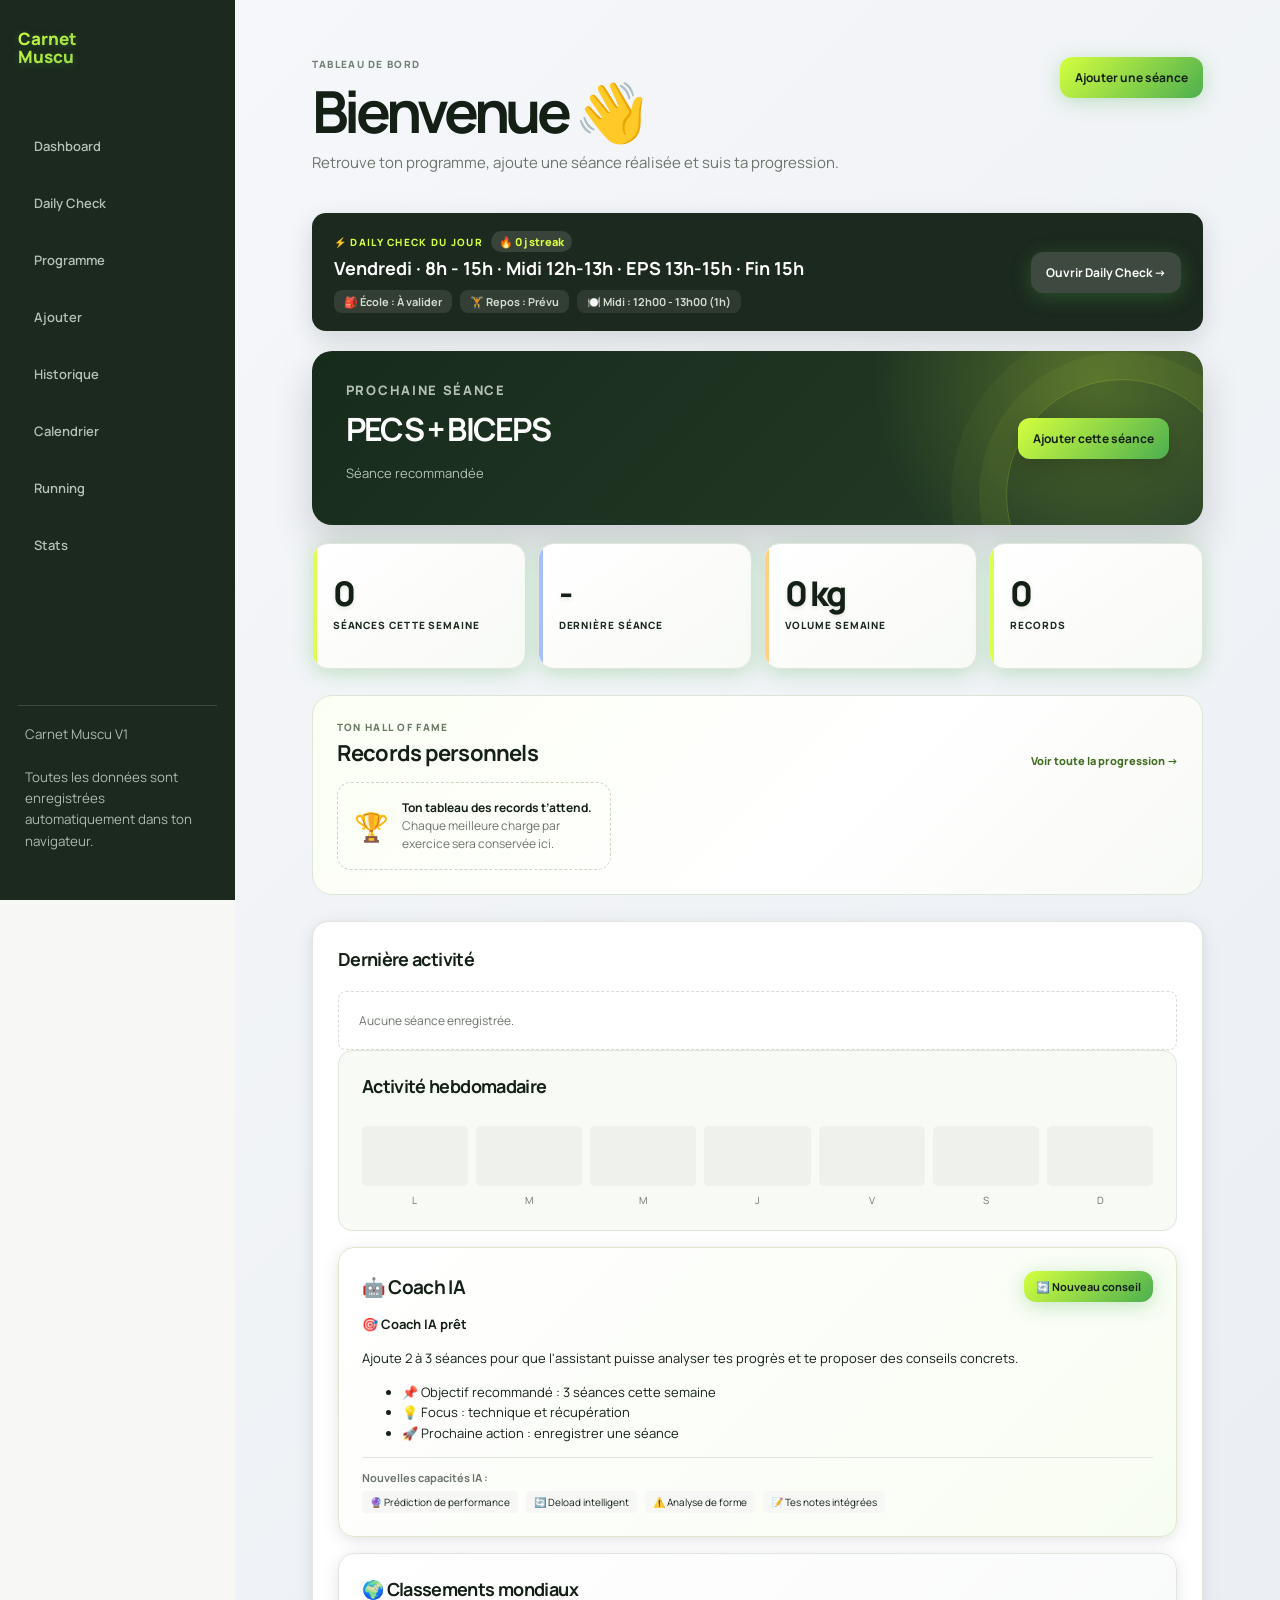
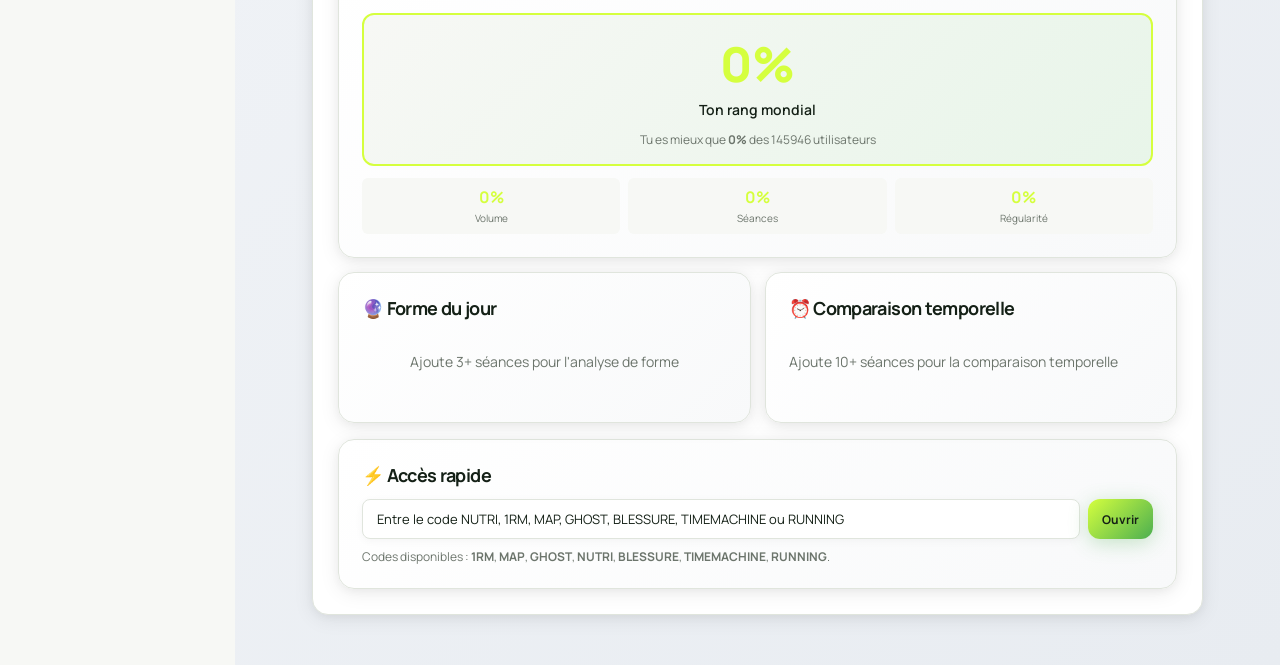
<file: index.html>
<!DOCTYPE html>
<html lang="fr">
<head>
    <meta charset="UTF-8">
    <meta name="viewport" content="width=device-width, initial-scale=1.0">
    <title>Carnet Muscu</title>

    <link rel="stylesheet" href="styles.css?v=136">
    
    <!-- Icône pour appli web -->
    <link rel="icon" href="favicon.svg" type="image/svg+xml">
    <link rel="apple-touch-icon" href="favicon.svg">
    <link rel="shortcut icon" href="favicon.svg" type="image/svg+xml">
    
    <!-- Manifest pour PWA -->
    <link rel="manifest" href="manifest.json">
    <meta name="theme-color" content="#1a1a1a">
    <meta name="apple-mobile-web-app-capable" content="yes">
    <meta name="apple-mobile-web-app-status-bar-style" content="black-translucent">
    <meta name="apple-mobile-web-app-title" content="Carnet Muscu">
<style>
.card{transition:all 0.4s cubic-bezier(0.4, 0, 0.2, 1);background:linear-gradient(135deg,#ffffff 0%,#f8f9fa 100%);box-shadow:0 4px 20px rgba(0,0,0,0.08),0 2px 8px rgba(0,0,0,0.04)}.card:hover{transform:translateY(-6px) scale(1.02);box-shadow:0 12px 40px rgba(0,0,0,0.15),0 4px 16px rgba(0,0,0,0.08);background:linear-gradient(135deg,#ffffff 0%,#f0f4f8 100%)}
.stat{transition:all 0.4s cubic-bezier(0.4, 0, 0.2, 1);background:linear-gradient(135deg,var(--lime) 0%,#4caf50 100%);border-radius:16px;padding:20px;box-shadow:0 4px 20px rgba(76,175,80,0.3);position:relative;overflow:hidden}.stat::before{content:'';position:absolute;top:-50%;left:-50%;width:200%;height:200%;background:radial-gradient(circle,rgba(255,255,255,0.25) 0%,transparent 70%);transition:transform 0.6s ease}.stat:hover::before{transform:scale(1.5)}.stat:hover{transform:scale(1.05) translateY(-4px);box-shadow:0 8px 30px rgba(76,175,80,0.4),0 0 20px rgba(76,175,80,0.2)}
.stat b{font-size:32px;font-weight:800;color:#1c291e;text-shadow:0 2px 4px rgba(0,0,0,0.1);position:relative;z-index:1}
.stat span{color:#1c291e;font-weight:600;position:relative;z-index:1}
.btn{transition:all 0.3s cubic-bezier(0.4, 0, 0.2, 1);background:linear-gradient(135deg,var(--lime) 0%,#4caf50 100%);border-radius:12px;box-shadow:0 4px 20px rgba(76,175,80,0.3);position:relative;overflow:hidden}.btn::after{content:'';position:absolute;top:50%;left:50%;width:0;height:0;background:rgba(255,255,255,0.3);border-radius:50%;transform:translate(-50%,-50%);transition:width 0.5s,height 0.5s}.btn:hover::after{width:400px;height:400px}.btn:hover{transform:translateY(-3px);box-shadow:0 8px 30px rgba(76,175,80,0.4),0 0 15px rgba(76,175,80,0.3)}.btn:active{transform:translateY(-1px) scale(0.98)}
.day-button{transition:all 0.3s cubic-bezier(0.4, 0, 0.2, 1);border-radius:12px;box-shadow:0 2px 8px rgba(0,0,0,0.06);position:relative;overflow:hidden}.day-button::before{content:'';position:absolute;top:50%;left:50%;width:0;height:0;background:rgba(255,255,255,0.4);border-radius:50%;transform:translate(-50%,-50%);transition:width 0.4s,height 0.4s}.day-button:hover::before{width:200px;height:200px}.day-button:hover{background:linear-gradient(135deg,var(--lime) 0%,#4caf50 100%);color:#1c291e;transform:scale(1.08);box-shadow:0 4px 15px rgba(76,175,80,0.3)}.day-button:active{transform:scale(0.97)}
.day-emoji.multi{max-width:none;width:auto;min-width:34px;padding:0 4px;border-radius:14px}
@keyframes bounce{0%,100%{transform:translateY(0)}50%{transform:translateY(-4px)}}
.calendar-card{background:linear-gradient(135deg,#ffffff 0%,#f8f9fa 100%);box-shadow:0 8px 30px rgba(0,0,0,0.1);border-radius:20px}
.history .card{transition:all 0.4s cubic-bezier(0.4, 0, 0.2, 1);border-left:4px solid var(--lime);background:linear-gradient(135deg,#ffffff 0%,#f8f9fa 100%);box-shadow:0 4px 20px rgba(0,0,0,0.08)}.history .card:hover{transform:translateX(8px) scale(1.01);box-shadow:0 8px 30px rgba(0,0,0,0.12),0 0 15px rgba(76,175,80,0.15);border-left-width:5px}
.history-card-wrapper{margin-bottom:16px}
.logged{transition:all 0.3s ease;padding:12px 16px;background:linear-gradient(135deg,#f7f8f5 0%,#ffffff 100%);border-radius:12px;margin-bottom:8px;border:1px solid #e8e8e8}.logged:hover{transform:scale(1.02) translateY(-2px);box-shadow:0 4px 12px rgba(0,0,0,0.08),0 0 10px rgba(76,175,80,0.1);background:linear-gradient(135deg,#f0f4f8 0%,#ffffff 100%);border-color:var(--lime)}
input,select,textarea{transition:all 0.3s cubic-bezier(0.4, 0, 0.2, 1);border:2px solid #e0e0e0;border-radius:12px;padding:12px 16px;background:linear-gradient(135deg,#ffffff 0%,#f8f9fa 100%);box-shadow:0 2px 8px rgba(0,0,0,0.04)}input:focus,select:focus,textarea:focus{outline:none;border-color:var(--lime);box-shadow:0 4px 20px rgba(76,175,80,0.2),0 0 10px rgba(76,175,80,0.15);transform:scale(1.01)}
input:hover,select:hover,textarea:hover{border-color:#c0c0c0;box-shadow:0 4px 12px rgba(0,0,0,0.06)}
dialog .card{background:linear-gradient(135deg,#ffffff 0%,#f8f9fa 100%);border-radius:24px;box-shadow:0 16px 60px rgba(0,0,0,0.2),0 4px 16px rgba(0,0,0,0.1)}
.close{transition:all 0.3s ease;border-radius:50%;width:40px;height:40px;display:flex;align-items:center;justify-content:center;background:linear-gradient(135deg,#f0f0f0 0%,#e0e0e0 100%);box-shadow:0 4px 12px rgba(0,0,0,0.1)}.close:hover{background:linear-gradient(135deg,#ff6b6b 0%,#ee5a5a 100%);transform:rotate(90deg) scale(1.1);color:white;box-shadow:0 0 20px rgba(255,107,107,0.4)}
aside nav a{transition:all 0.3s cubic-bezier(0.4, 0, 0.2, 1);border-radius:12px;padding:12px 16px;margin:4px 0;font-weight:600;position:relative;overflow:hidden}aside nav a::before{content:'';position:absolute;top:0;left:0;width:4px;height:100%;background:linear-gradient(180deg,var(--lime) 0%,#4caf50 100%);transform:translateX(-100%);transition:transform 0.3s ease;border-radius:4px 0 0 4px}aside nav a:hover::before{transform:translateX(0)}aside nav a:hover{background:linear-gradient(90deg,rgba(76,175,80,0.15) 0%,transparent 100%);transform:translateX(4px);color:var(--lime);box-shadow:0 0 15px rgba(76,175,80,0.2)}aside nav a.active{background:linear-gradient(90deg,rgba(76,175,80,0.25) 0%,transparent 100%);color:var(--lime)}aside nav a.active::before{transform:translateX(0)}
aside .logo{background:linear-gradient(135deg,var(--lime) 0%,#4caf50 100%);-webkit-background-clip:text;-webkit-text-fill-color:transparent;background-clip:text;font-weight:800;text-shadow:0 2px 10px rgba(76,175,80,0.3);transition:all 0.3s ease}aside .logo:hover{transform:scale(1.05);filter:brightness(1.1)}
main{background:linear-gradient(135deg,#f5f7fa 0%,#e8ecf1 100%);min-height:100vh}
#nutrition .card{background:linear-gradient(135deg,#ffffff 0%,#f0f8ff 100%);border:2px solid #e3f2fd;box-shadow:0 4px 20px rgba(33,150,243,0.1);border-radius:20px}#nutrition .card:hover{box-shadow:0 8px 30px rgba(33,150,243,0.2),0 0 15px rgba(33,150,243,0.15);border-color:#bbdefb;transform:translateY(-4px);transition:all 0.3s ease}
#nutrition header{display:flex;justify-content:space-between;align-items:flex-start;margin-bottom:24px;padding:24px;background:linear-gradient(135deg,#ffffff 0%,#f0f8ff 100%);border-radius:16px;box-shadow:0 4px 20px rgba(33,150,243,0.1)}
#nutrition .eyebrow{font-size:11px;font-weight:700;text-transform:uppercase;letter-spacing:0.1em;color:var(--muted);margin-bottom:8px}
#nutrition h1{font-size:28px;font-weight:800;color:var(--ink);margin-bottom:8px;background:linear-gradient(135deg,#1976d2 0%,#42a5f5 100%);-webkit-background-clip:text;-webkit-text-fill-color:transparent;background-clip:text}
#nutrition .sub{font-size:14px;color:var(--muted);line-height:1.5}
.nutri-score{background:linear-gradient(135deg,#4caf50 0%,#66bb6a 100%);border-radius:20px;padding:24px 32px;color:#1c291e;font-weight:800;box-shadow:0 4px 20px rgba(76,175,80,0.3);transition:all 0.3s ease;text-align:center;position:relative;overflow:hidden}.nutri-score::before{content:'';position:absolute;top:-50%;left:-50%;width:200%;height:200%;background:radial-gradient(circle,rgba(255,255,255,0.3) 0%,transparent 70%);transition:transform 0.6s ease}.nutri-score:hover::before{transform:scale(1.5)}.nutri-score:hover{transform:scale(1.05);box-shadow:0 8px 30px rgba(76,175,80,0.4),0 0 20px rgba(76,175,80,0.3)}
.nutri-score-value{font-size:48px;font-weight:800;color:#1c291e;text-shadow:0 2px 4px rgba(0,0,0,0.1);position:relative;z-index:1}
.nutri-score-label{font-size:14px;color:#1c291e;font-weight:600;margin-top:8px;position:relative;z-index:1}
.nutri-macro{background:linear-gradient(135deg,#f7f8f5 0%,#ffffff 100%);border-radius:16px;padding:16px 20px;border:1px solid #e8e8e8;transition:all 0.3s ease;position:relative;overflow:hidden}.nutri-macro::before{content:'';position:absolute;top:0;left:0;width:4px;height:100%;background:linear-gradient(180deg,var(--lime) 0%,#4caf50 100%);transform:translateX(-100%);transition:transform 0.3s ease;border-radius:4px 0 0 4px}.nutri-macro:hover::before{transform:translateX(0)}.nutri-macro:hover{transform:translateY(-4px) scale(1.02);box-shadow:0 4px 12px rgba(0,0,0,0.08),0 0 10px rgba(76,175,80,0.15);border-color:var(--lime)}
.nutri-macro-value{font-size:24px;font-weight:700;color:var(--lime);margin-bottom:4px}
.nutri-macro-label{font-size:13px;color:var(--muted);font-weight:500}
.nutri-macro-grid{display:grid;grid-template-columns:repeat(auto-fit,minmax(140px,1fr));gap:16px;margin:20px 0}
.nutri-advice{background:linear-gradient(135deg,#fff3e0 0%,#ffffff 100%);border-left:4px solid #ff9800;border-radius:12px;padding:16px 20px;margin:12px 0;transition:all 0.3s ease;position:relative;overflow:hidden}.nutri-advice::before{content:'';position:absolute;top:0;left:0;width:4px;height:100%;background:linear-gradient(180deg,#ff9800 0%,#ffb74d 100%);transform:translateX(-100%);transition:transform 0.3s ease;border-radius:4px 0 0 4px}.nutri-advice:hover::before{transform:translateX(0)}.nutri-advice:hover{transform:translateX(6px) scale(1.01);box-shadow:0 4px 12px rgba(255,152,0,0.15),0 0 15px rgba(255,152,0,0.2);border-left-width:5px}
.nutri-advice-title{font-weight:700;color:#ff9800;margin-bottom:8px;display:flex;align-items:center;gap:8px}
.nutri-advice-content{font-size:14px;color:var(--ink);line-height:1.5}
.nutri-history-item{transition:all 0.3s ease;padding:16px 20px;background:linear-gradient(135deg,#ffffff 0%,#f8f9fa 100%);border-radius:16px;margin-bottom:12px;border:1px solid #e8e8e8;cursor:pointer;position:relative;overflow:hidden}.nutri-history-item::before{content:'';position:absolute;top:0;left:0;width:4px;height:100%;background:linear-gradient(180deg,var(--lime) 0%,#4caf50 100%);transform:translateX(-100%);transition:transform 0.3s ease;border-radius:4px 0 0 4px}.nutri-history-item:hover::before{transform:translateX(0)}.nutri-history-item:hover{transform:scale(1.02) translateY(-4px);box-shadow:0 4px 12px rgba(0,0,0,0.08),0 0 15px rgba(76,175,80,0.2);background:linear-gradient(135deg,#f0f4f8 0%,#ffffff 100%);border-color:var(--lime)}
.nutri-history-date{font-weight:600;color:var(--ink);margin-bottom:8px;font-size:15px}
.nutri-history-score{display:inline-block;padding:4px 12px;background:linear-gradient(135deg,#4caf50 0%,#66bb6a 100%);border-radius:20px;font-size:13px;font-weight:700;color:#1c291e}
.nutri-input-area{transition:all 0.3s ease;background:linear-gradient(135deg,#ffffff 0%,#f8f9fa 100%);border-radius:16px;padding:20px;border:2px solid #e8e8e8;box-shadow:0 4px 20px rgba(0,0,0,0.08)}.nutri-input-area:hover{border-color:var(--lime);box-shadow:0 4px 20px rgba(76,175,80,0.15)}
.nutri-input-area textarea{width:100%;min-height:120px;border:2px solid #e0e0e0;border-radius:12px;padding:16px;font-family:inherit;font-size:14px;resize:vertical;transition:all 0.3s ease}.nutri-input-area textarea:focus{outline:none;border-color:var(--lime);box-shadow:0 4px 20px rgba(76,175,80,0.2),0 0 10px rgba(76,175,80,0.15)}
.nutri-analyze-btn{transition:all 0.3s cubic-bezier(0.4, 0, 0.2, 1);background:linear-gradient(135deg,var(--lime) 0%,#4caf50 100%);border-radius:12px;padding:14px 28px;font-weight:600;box-shadow:0 4px 20px rgba(76,175,80,0.3);position:relative;overflow:hidden;margin-top:16px}.nutri-analyze-btn::after{content:'';position:absolute;top:50%;left:50%;width:0;height:0;background:rgba(255,255,255,0.3);border-radius:50%;transform:translate(-50%,-50%);transition:width 0.5s,height 0.5s}.nutri-analyze-btn:hover::after{width:300px;height:300px}.nutri-analyze-btn:hover{transform:translateY(-2px);box-shadow:0 8px 30px rgba(76,175,80,0.4),0 0 15px rgba(76,175,80,0.3)}
/* ================= PROGRAMME (refonte v2) ================= */
/* Note : grille 2×2 fixe pour éviter qu'une card ne se retrouve isolée sur
   la 2e ligne quand le viewport est entre 760-1600px. Sur très grand
   écran (≥1600px) on passe en 4 colonnes. Mobile : 1 colonne. */
#programme .templates{
    display:grid;
    grid-template-columns:repeat(2,minmax(0,1fr));
    gap:22px;
    padding:8px 0 28px;
    max-width:1200px;
    margin:0 auto;
}
@media (min-width:1600px){
    #programme .templates{grid-template-columns:repeat(4,minmax(0,1fr));max-width:none}
}
#programme .prog-empty{
    grid-column:1/-1;
    text-align:center;
    padding:60px 20px;
    color:var(--muted);
    font:500 14px Manrope,sans-serif;
}

/* === Header récap sombre (week at a glance) === */
#programme .prog-summary{
    grid-column:1/-1;
    background:linear-gradient(135deg,#1c291e 0%,#2a3f30 60%,#3a5a45 100%);
    color:#fff;
    border-radius:22px;
    padding:24px 28px;
    margin-bottom:6px;
    position:relative;
    overflow:hidden;
    box-shadow:0 16px 48px rgba(28,41,30,0.25),0 2px 8px rgba(28,41,30,0.12);
    display:flex;
    justify-content:space-between;
    align-items:center;
    gap:20px;
}
#programme .prog-summary-text{position:relative;z-index:2;flex:1;min-width:0}
#programme .prog-summary-eyebrow{
    display:inline-flex;
    align-items:center;
    font:700 10px Manrope,sans-serif;
    text-transform:uppercase;
    letter-spacing:0.18em;
    color:var(--lime);
    background:rgba(216,255,62,0.15);
    padding:5px 12px;
    border-radius:20px;
    margin-bottom:10px;
}
#programme .prog-summary-title{
    font:800 22px Manrope,sans-serif;
    margin-bottom:6px;
    line-height:1.2;
    color:#fff;
    letter-spacing:-0.01em;
}
#programme .prog-summary-sub{
    font:500 13px Manrope,sans-serif;
    color:rgba(255,255,255,0.65);
    max-width:60ch;
    line-height:1.5;
}
#programme .prog-summary-shapes{
    position:absolute;
    right:-60px;top:-60px;
    width:280px;height:280px;
    z-index:1;
    pointer-events:none;
}
#programme .prog-shape{position:absolute;border-radius:50%;filter:blur(0.5px);will-change:transform}
#programme .prog-shape-1{
    width:200px;height:200px;
    top:20px;right:20px;
    background:radial-gradient(circle,rgba(255,107,142,0.5) 0%,rgba(255,107,142,0) 70%);
    animation:progFloat 14s ease-in-out infinite;
}
#programme .prog-shape-2{
    width:140px;height:140px;
    bottom:-30px;right:140px;
    background:radial-gradient(circle,rgba(74,144,226,0.45) 0%,rgba(74,144,226,0) 70%);
    animation:progFloat 18s ease-in-out infinite reverse;
}
#programme .prog-shape-3{
    width:100px;height:100px;
    top:50px;right:180px;
    background:radial-gradient(circle,rgba(216,255,62,0.5) 0%,rgba(216,255,62,0) 70%);
    animation:progFloat 22s ease-in-out infinite;
}
@keyframes progFloat{
    0%,100%{transform:translate(0,0) scale(1)}
    33%{transform:translate(18px,-22px) scale(1.06)}
    66%{transform:translate(-12px,12px) scale(0.94)}
}

/* Accessibilité : réduit l'animation pour les utilisateurs qui le demandent */
@media (prefers-reduced-motion:reduce){
    #programme .prog-shape{animation:none}
    #programme .prog-card{transition:none}
    #programme .prog-card:hover{transform:none}
    #programme .prog-emoji-bubble{transition:none}
    #programme .prog-card:hover .prog-emoji-bubble{transform:none}
    #programme .prog-exercise{transition:none}
    #programme .prog-exercise:hover{transform:none}
}

/* === Card d'une séance === */
#programme .prog-card{
    background:#fff;
    border-radius:22px;
    padding:0;
    position:relative;
    overflow:hidden;
    box-shadow:0 6px 28px rgba(0,0,0,0.06),0 1px 4px rgba(0,0,0,0.04);
    border:1px solid rgba(0,0,0,0.04);
    transition:transform 0.45s cubic-bezier(0.34,1.56,0.64,1),box-shadow 0.45s cubic-bezier(0.4,0,0.2,1);
    display:flex;
    flex-direction:column;
}
#programme .prog-card::before{
    content:"";
    position:absolute;
    top:0;left:0;right:0;
    height:5px;
    background:var(--accent-grad);
    z-index:1;
}
#programme .prog-card:hover{
    transform:translateY(-6px);
    box-shadow:0 20px 60px rgba(0,0,0,0.12),0 0 0 1.5px var(--accent);
}

/* === Header de la card === */
#programme .prog-card-header{
    padding:22px 20px 14px;
    display:flex;
    align-items:flex-start;
    gap:14px;
    position:relative;
    background:linear-gradient(180deg,color-mix(in srgb,var(--accent) 10%,transparent) 0%,transparent 100%);
}
#programme .prog-emoji-bubble{
    width:56px;height:56px;
    border-radius:18px;
    background:var(--accent-grad);
    display:flex;align-items:center;justify-content:center;
    font-size:28px;
    flex-shrink:0;
    box-shadow:0 8px 22px color-mix(in srgb,var(--accent) 38%,transparent);
    transition:transform 0.45s cubic-bezier(0.34,1.56,0.64,1);
}
#programme .prog-card:hover .prog-emoji-bubble{
    transform:scale(1.1) rotate(-6deg);
}
#programme .prog-title-wrap{flex:1;min-width:0}
#programme .prog-tag{
    display:inline-block;
    font:700 9px Manrope,sans-serif;
    letter-spacing:0.16em;
    color:var(--accent);
    background:color-mix(in srgb,var(--accent) 14%,transparent);
    padding:4px 10px;
    border-radius:20px;
    margin-bottom:6px;
    text-transform:uppercase;
}
#programme .prog-title{
    font:800 18px Manrope,sans-serif;
    color:var(--ink);
    margin:0 0 8px;
    line-height:1.2;
    letter-spacing:-0.01em;
}
#programme .prog-muscles{display:flex;flex-wrap:wrap;gap:6px}
#programme .prog-muscle-chip{
    font:600 10px Manrope,sans-serif;
    padding:3px 9px;
    border-radius:14px;
    background:color-mix(in srgb,var(--accent) 12%,white);
    color:var(--accent);
    border:1px solid color-mix(in srgb,var(--accent) 22%,transparent);
    text-transform:uppercase;
    letter-spacing:0.05em;
}

/* === Stats row glass (4 mini-cards séparées par lignes) === */
#programme .prog-stats-row{
    display:grid;
    grid-template-columns:repeat(4,1fr);
    gap:1px;
    padding:0 20px;
    margin:4px 0 16px;
    background:rgba(0,0,0,0.05);
    border-radius:14px;
    overflow:hidden;
}
#programme .prog-stat{
    background:#fff;
    padding:11px 6px;
    text-align:center;
    display:flex;
    flex-direction:column;
    align-items:center;
}
#programme .prog-stat b{
    font:800 16px Manrope,sans-serif;
    color:var(--ink);
    line-height:1;
    display:flex;align-items:baseline;
}
#programme .prog-stat b small{
    font:700 11px Manrope,sans-serif;
    color:var(--muted);
    margin-left:1px;
}
#programme .prog-stat span{
    font:500 9px Manrope,sans-serif;
    color:var(--muted);
    text-transform:uppercase;
    letter-spacing:0.05em;
    margin-top:4px;
}
/* Coloration des stats : les 2 valeurs "achievement" (séries + volume) prennent
   la couleur d'accent. Les compteurs structurels (exercices, durée) restent neutres. */
#programme .prog-stat:nth-child(2) b,
#programme .prog-stat:nth-child(3) b{color:var(--accent)}

/* === Exercice row === */
#programme .prog-exercises{
    padding:0 20px;
    flex:1;
    display:flex;
    flex-direction:column;
    gap:8px;
}
#programme .prog-exercise{
    padding:13px 14px;
    border-radius:12px;
    background:linear-gradient(135deg,#fafbf9 0%,#fff 100%);
    border:1px solid rgba(0,0,0,0.04);
    transition:all 0.25s ease;
}
#programme .prog-exercise:hover{
    background:linear-gradient(135deg,color-mix(in srgb,var(--accent) 7%,white) 0%,white 100%);
    border-color:color-mix(in srgb,var(--accent) 35%,transparent);
    transform:translateX(3px);
}
#programme .prog-exercise-head{
    display:flex;align-items:center;justify-content:space-between;
    gap:8px;
    margin-bottom:4px;
}
#programme .prog-exercise-name{
    font:800 15px Manrope,sans-serif;
    color:var(--ink);
    overflow:hidden;text-overflow:ellipsis;white-space:nowrap;
    flex:1;min-width:0;
    letter-spacing:-0.01em;
}
#programme .pr-badge{
    font:700 10px Manrope,sans-serif;
    color:#b88217;
    background:linear-gradient(135deg,#fff5d9 0%,#fff 100%);
    border:1px solid #f0d678;
    padding:2px 7px;
    border-radius:10px;
    white-space:nowrap;
    flex-shrink:0;
}
#programme .prog-exercise-meta{
    display:flex;align-items:baseline;gap:8px;
}
#programme .prog-weight{
    color:var(--accent);
    font-weight:800;
    font-size:14px;
    line-height:1;
}
#programme .prog-unit{
    font:700 10px Manrope,sans-serif;
    color:var(--muted);
    margin-left:2px;
}
#programme .prog-meta-sep{
    color:var(--muted);
    font-weight:700;
    font-size:14px;
    line-height:1;
}
#programme .prog-sets{
    color:var(--ink);
    font-weight:800;
    font-size:14px;
    line-height:1;
}
#programme .prog-meta-x{
    color:var(--muted);
    font-weight:500;
    font-size:12px;
    margin:0 4px;
}
#programme .prog-weight-bw{
    color:var(--muted);
    font-weight:700;
    font-size:14px;
    line-height:1;
    letter-spacing:0.02em;
}

/* === Empty mini (le hint « modèle » reste dans le sub du header global) === */
#programme .prog-empty-mini{
    text-align:center;padding:20px 12px;color:var(--muted);font:500 12px Manrope,sans-serif;
}

/* === Header global existant + bouton Modifier === */
#programme header{
    display:flex;
    justify-content:space-between;
    align-items:flex-start;
    margin-bottom:24px;
    padding:20px;
    background:linear-gradient(135deg,#ffffff 0%,#f8f9fa 100%);
    border-radius:16px;
    box-shadow:0 4px 20px rgba(0,0,0,0.08);
}
#programme .eyebrow{
    font-size:11px;font-weight:700;text-transform:uppercase;letter-spacing:0.1em;
    color:var(--muted);margin-bottom:8px;
}
#programme h1{
    font-size:28px;font-weight:800;color:var(--ink);margin-bottom:8px;
    background:linear-gradient(135deg,var(--ink) 0%,var(--lime) 100%);
    -webkit-background-clip:text;-webkit-text-fill-color:transparent;background-clip:text;
}
#programme .sub{font-size:14px;color:var(--muted);line-height:1.5}
#programme #editProgram{
    transition:all 0.3s cubic-bezier(0.4,0,0.2,1);
    background:linear-gradient(135deg,var(--lime) 0%,#4caf50 100%);
    border-radius:12px;padding:12px 24px;font-weight:600;
    box-shadow:0 4px 20px rgba(76,175,80,0.3);
    position:relative;overflow:hidden;
}
#programme #editProgram::after{
    content:'';position:absolute;top:50%;left:50%;width:0;height:0;
    background:rgba(255,255,255,0.3);border-radius:50%;
    transform:translate(-50%,-50%);transition:width 0.5s,height 0.5s;
}
#programme #editProgram:hover::after{width:300px;height:300px}
#programme #editProgram:hover{
    transform:translateY(-2px);
    box-shadow:0 8px 30px rgba(76,175,80,0.4),0 0 15px rgba(76,175,80,0.3);
}

/* === Responsive mobile === */
@media (max-width:760px){
    #programme .templates{gap:16px;grid-template-columns:1fr}
    #programme header{flex-direction:column;gap:14px;padding:16px}
    #programme header > div{max-width:100%}
    #programme #editProgram{align-self:flex-start}
    #programme h1{font-size:24px}
    #programme .prog-summary{padding:18px 20px;flex-direction:column;align-items:flex-start;gap:0}
    #programme .prog-summary-shapes{right:-80px;top:-80px;width:200px;height:200px}
    #programme .prog-summary-title{font-size:18px}
    #programme .prog-card-header{padding:18px 16px 12px}
    #programme .prog-stats-row{padding:0 16px}
    #programme .prog-stat b{font-size:14px}
    #programme .prog-exercises{padding:0 16px}
    #programme .prog-emoji-bubble{width:48px;height:48px;font-size:24px;border-radius:15px}
    #programme .prog-title{font-size:16px}
}

#gallery .photo-grid{display:grid;grid-template-columns:repeat(auto-fill,minmax(200px,1fr));gap:16px;padding:20px 0}
#gallery .photo-card{transition:all 0.4s cubic-bezier(0.4, 0, 0.2, 1);border-radius:16px;overflow:hidden;box-shadow:0 4px 20px rgba(0,0,0,0.08);position:relative}#gallery .photo-card img{width:100%;height:200px;object-fit:cover;transition:transform 0.4s ease}#gallery .photo-card:hover img{transform:scale(1.1)}#gallery .photo-card:hover{transform:translateY(-6px) scale(1.02);box-shadow:0 12px 40px rgba(0,0,0,0.15),0 0 20px rgba(76,175,80,0.15)}
#gallery .photo-card .photo-info{padding:12px;background:linear-gradient(135deg,#ffffff 0%,#f8f9fa 100%);border-top:1px solid #e8e8e8}
#gallery .photo-card .photo-date{font-size:12px;color:var(--muted);margin-bottom:4px}
#gallery .photo-card .photo-note{font-size:13px;color:var(--ink);font-weight:500}
#stats .chart-container{transition:all 0.3s ease;background:linear-gradient(135deg,#ffffff 0%,#f8f9fa 100%);border-radius:16px;padding:20px;box-shadow:0 4px 20px rgba(0,0,0,0.08);margin-bottom:16px}#stats .chart-container:hover{transform:translateY(-4px);box-shadow:0 8px 30px rgba(0,0,0,0.12),0 0 15px rgba(76,175,80,0.1)}
#stats .stat-card{transition:all 0.3s ease;background:linear-gradient(135deg,#ffffff 0%,#f8f9fa 100%);border-radius:12px;padding:16px;border:2px solid #e8e8e8;box-shadow:0 2px 12px rgba(0,0,0,0.06)}#stats .stat-card:hover{transform:scale(1.02) translateY(-2px);box-shadow:0 4px 20px rgba(0,0,0,0.1),0 0 10px rgba(76,175,80,0.15);border-color:var(--lime)}
#stats .stat-value{font-size:24px;font-weight:700;color:var(--lime);margin-bottom:4px}
#stats .stat-label{font-size:13px;color:var(--muted)}
#log .form{transition:all 0.3s ease;background:linear-gradient(135deg,#ffffff 0%,#f8f9fa 100%);border-radius:16px;padding:24px;box-shadow:0 4px 20px rgba(0,0,0,0.08)}#log .form:hover{box-shadow:0 8px 30px rgba(0,0,0,0.12),0 0 15px rgba(76,175,80,0.1)}
#log .form label{display:block;margin-bottom:8px;font-weight:600;color:var(--ink);font-size:14px}
#log .exercise-row{transition:all 0.2s ease;padding:16px;background:linear-gradient(135deg,#f7f8f5 0%,#ffffff 100%);border-radius:12px;margin-bottom:12px;border:1px solid #e8e8e8}#log .exercise-row:hover{transform:translateX(4px);box-shadow:0 4px 12px rgba(0,0,0,0.08);border-color:var(--lime)}
#log .add-exercise-btn{transition:all 0.3s cubic-bezier(0.4, 0, 0.2, 1);background:linear-gradient(135deg,var(--lime) 0%,#4caf50 100%);border-radius:12px;padding:12px 24px;font-weight:600;box-shadow:0 4px 20px rgba(76,175,80,0.3);position:relative;overflow:hidden}#log .add-exercise-btn::after{content:'';position:absolute;top:50%;left:50%;width:0;height:0;background:rgba(255,255,255,0.3);border-radius:50%;transform:translate(-50%,-50%);transition:width 0.5s,height 0.5s}#log .add-exercise-btn:hover::after{width:300px;height:300px}#log .add-exercise-btn:hover{transform:translateY(-2px);box-shadow:0 8px 30px rgba(76,175,80,0.4),0 0 15px rgba(76,175,80,0.3)}
#calculator .calc-card{transition:all 0.3s ease;background:linear-gradient(135deg,#ffffff 0%,#f8f9fa 100%);border-radius:16px;padding:24px;box-shadow:0 4px 20px rgba(0,0,0,0.08)}#calculator .calc-card:hover{transform:translateY(-4px);box-shadow:0 8px 30px rgba(0,0,0,0.12),0 0 15px rgba(76,175,80,0.1)}
#calculator .result-box{transition:all 0.3s ease;background:linear-gradient(135deg,var(--lime) 0%,#4caf50 100%);border-radius:12px;padding:20px;text-align:center;box-shadow:0 4px 20px rgba(76,175,80,0.3);margin-top:16px}#calculator .result-box:hover{transform:scale(1.02);box-shadow:0 8px 30px rgba(76,175,80,0.4),0 0 20px rgba(76,175,80,0.3)}
#calculator .result-value{font-size:36px;font-weight:800;color:#1c291e;text-shadow:0 2px 4px rgba(0,0,0,0.1)}
#calculator .result-label{font-size:14px;color:#1c291e;font-weight:600;margin-top:4px}
</style>
</head>

<body>

<!-- ================= TOP BAR MOBILE (hamburger) ================= -->

<header class="mobile-topbar">

    <button class="hamburger" id="hamburgerBtn" aria-label="Ouvrir le menu" aria-expanded="false">
        <span></span>
        <span></span>
        <span></span>
    </button>

</header>

<!-- ================= TIROIR DE NAVIGATION MOBILE ================= -->

<div class="drawer-overlay" id="drawerOverlay"></div>

<nav class="mobile-drawer" id="mobileDrawer" aria-label="Menu principal" tabindex="-1">

    <div class="drawer-head">
        <span class="drawer-title">Navigation</span>
        <button class="drawer-close" id="drawerClose" aria-label="Fermer le menu">×</button>
    </div>

    <a href="#" data-page="dashboard">🏠 Dashboard</a>
    <a href="#" data-page="dailycheck">⚡ Daily Check</a>
    <a href="#" data-page="programme">🗓️ Programme</a>
    <a href="#" data-page="log">➕ Ajouter</a>
    <a href="#" data-page="history">🕘 Historique</a>
    <a href="#" data-page="calendar">📅 Calendrier</a>
    <a href="#" data-page="running">🏃 Running</a>
    <a href="#" data-page="stats">📊 Stats</a>

    <span class="drawer-sep">Outils</span>

    <a href="#" data-page="progress">📈 Progression</a>
    <a href="#" data-page="map">🗺️ Carte</a>
    <a href="#" data-page="calculator">🧮 Calculateur</a>
    <a href="#" data-page="nutrition">🥗 Nutrition</a>
    <a href="#" data-page="ghost">👻 Ghost</a>
    <a href="#" data-page="blessure">🩹 Blessure</a>
    <a href="#" data-page="timemachine">⏰ Time Machine</a>

</nav>

<aside>

    <a href="#" class="logo">
        Carnet<br>Muscu
    </a>

    <nav>
        <a href="#" data-page="dashboard">Dashboard</a>
        <a href="#" data-page="dailycheck">Daily Check</a>
        <a href="#" data-page="programme">Programme</a>
        <a href="#" data-page="log">Ajouter</a>
        <a href="#" data-page="history">Historique</a>
        <a href="#" data-page="calendar">Calendrier</a>
        <a href="#" data-page="running">Running</a>
        <a href="#" data-page="stats">Stats</a>
    </nav>

    <small>

        Carnet Muscu V1

        <br><br>

        Toutes les données sont enregistrées
        automatiquement dans ton navigateur.

    </small>

</aside>

<main>

<!-- ================= DASHBOARD ================= -->

<section id="dashboard">

<header>

<div>

<p class="eyebrow">
TABLEAU DE BORD
</p>

<h1>
Bienvenue 👋
</h1>

<p class="sub">
Retrouve ton programme, ajoute une séance réalisée
et suis ta progression.
</p>

</div>

<button
class="btn lime"
id="quickAdd">

Ajouter une séance

</button>

</header>

<div class="dc-dash-widget-card" id="dashboardDailyCheckWidget" style="display:none;"></div>

<div class="next">

<div>

<p class="eyebrow">

PROCHAINE SÉANCE

</p>

<h2 id="nextWorkout">

Pecs + Biceps

</h2>

<p>

Séance recommandée

</p>

<div id="nextWorkoutTips" class="next-tips" aria-live="polite"></div>

</div>

<button
class="btn lime"
data-page="log">

Ajouter cette séance

</button>

</div>

<div class="stats">

<div class="card stat">

<b id="weekSessions">

0

</b>

<span>

Séances cette semaine

</span>

</div>

<div class="card stat">

<b id="lastWorkout">

-

</b>

<span>

Dernière séance

</span>

</div>

<div class="card stat">

<b id="weekVolume">

0 kg

</b>

<span>

Volume semaine

</span>

</div>

<div class="card stat">

<b id="records">

0

</b>

<span>

Records

</span>

</div>

</div>

<div class="card run-dash-card" id="runDashCard" style="display:none;">
<div class="run-dash-head">
<div>
<p class="eyebrow">🏃 COURSE À PIED</p>
<h2 style="font-size:20px;">Ta course</h2>
</div>
<a href="#" data-page="running" class="btn lime" style="padding:10px 16px;">Ouvrir Running</a>
</div>
<div class="run-dash-stats">
<div class="card stat"><b id="runDashWeekKm">0 km</b><span>Cette semaine</span></div>
<div class="card stat"><b id="runDashCount">0</b><span>Sorties</span></div>
<div class="card stat"><b id="runDashTotal">0 km</b><span>Distance totale</span></div>
<div class="card stat"><b id="runDashBestPace">—</b><span>Meilleure allure</span></div>
</div>
</div>

<section class="dashboard-records" aria-labelledby="recordsSpotlightTitle">
  <div class="dashboard-section-head">
    <div>
      <p class="eyebrow">TON HALL OF FAME</p>
      <h2 id="recordsSpotlightTitle">Records personnels</h2>
    </div>
    <a href="#" data-page="stats" class="dashboard-link">Voir toute la progression →</a>
  </div>
  <div id="recordSpotlight" class="record-spotlight">
    <div class="record-empty">Enregistre ta première séance : tes records apparaîtront ici.</div>
  </div>
</section>

<div class="card coach-card">

<div class="coach-header">

<div>

<h2>

Dernière activité

</h2>

<div
id="lastActivity" class="empty">Aucune séance enregistrée.</div>

</div>

<div class="card">

<h2>

Activité hebdomadaire

</h2>

<div class="bars">

<div class="bar">

<i></i>

L

</div>

<div class="bar">

<i></i>

M

</div>

<div class="bar">

<i></i>

M

</div>

<div class="bar">

<i></i>

J

</div>

<div class="bar">

<i></i>

V

</div>

<div class="bar">

<i></i>

S

</div>

<div class="bar">

<i class="active"></i>

D

</div>

</div>

</div>

</div>

<div class="card ai-coach" style="margin-top:16px;">

<div style="display:flex;align-items:center;justify-content:space-between;margin-bottom:12px;">

<h2 style="margin:0;">🤖 Coach IA</h2>

<button class="btn" id="refreshAi" style="padding:8px 12px;font-size:11px;">🔄 Nouveau conseil</button>

</div>

<div id="aiReply" style="font-size:13px;line-height:1.6;">

<!-- Rempli par JS -->

</div>

<div style="margin-top:12px;padding-top:12px;border-top:1px solid var(--line);">
<p style="margin:0;font-size:11px;color:var(--muted);"><strong>Nouvelles capacités IA :</strong></p>
<div style="display:flex;gap:8px;flex-wrap:wrap;margin-top:6px;">
<span style="font-size:10px;padding:4px 8px;background:#f7f8f5;border-radius:4px;">🔮 Prédiction de performance</span>
<span style="font-size:10px;padding:4px 8px;background:#f7f8f5;border-radius:4px;">🔄 Deload intelligent</span>
<span style="font-size:10px;padding:4px 8px;background:#f7f8f5;border-radius:4px;">⚠️ Analyse de forme</span>
<span style="font-size:10px;padding:4px 8px;background:#f7f8f5;border-radius:4px;">📝 Tes notes intégrées</span>
</div>
</div>

</div>

<div class="card" style="margin-top:16px;">

<div style="display:flex;align-items:center;justify-content:space-between;margin-bottom:12px;">

<h2 style="margin:0;">🌍 Classements mondiaux</h2>

</div>

<div id="globalRankings" style="font-size:13px;">
<!-- Rempli par JS -->
</div>

</div>

<div style="display:grid;grid-template-columns:repeat(auto-fit,minmax(290px,1fr));gap:14px;margin-top:14px;">

<div class="card">
<div style="display:flex;align-items:center;justify-content:space-between;margin-bottom:12px;">
<h2 style="margin:0;">🔮 Forme du jour</h2>
</div>
<div id="dailyFormPrediction" style="text-align:center;">
<!-- Rempli par JS -->
</div>
</div>

<div class="card">
<div style="display:flex;align-items:center;justify-content:space-between;margin-bottom:12px;">
<h2 style="margin:0;">⏰ Comparaison temporelle</h2>
</div>
<div id="temporalComparison" style="font-size:13px;">
<!-- Rempli par JS -->
</div>
</div>

</div>

<div class="card" style="margin-top:16px;">

<div style="display:flex;align-items:center;justify-content:space-between;margin-bottom:12px;">

<h2 style="margin:0;">⚡ Accès rapide</h2>

</div>

<div style="display:flex;gap:8px;">

<input type="text" id="quickAccessCode" placeholder="Entre le code NUTRI, 1RM, MAP, GHOST, BLESSURE, TIMEMACHINE ou RUNNING" style="flex:1;padding:10px 14px;border:1px solid var(--line);border-radius:8px;font:13px Manrope;color:var(--ink);background:#fff;-webkit-text-fill-color:var(--ink);" autocomplete="off">

<button class="btn lime" id="openQuickAccess" style="padding:10px 14px;">Ouvrir</button>

</div>

<p class="sub" style="margin:9px 0 0;font-size:12px;">Codes disponibles : <b>1RM</b>, <b>MAP</b>, <b>GHOST</b>, <b>NUTRI</b>, <b>BLESSURE</b>, <b>TIMEMACHINE</b>, <b>RUNNING</b>.</p>

</div>

</section>

<!-- ================= DAILY CHECK & EMPLOI DU TEMPS ================= -->

<section id="dailycheck" class="hidden">

<header>

<div>

<p class="eyebrow">
DISCIPLINE & ORGANISATION
</p>

<h1>
Daily Check ⚡
</h1>

<p class="sub">
Ton emploi du temps de lycée, la planification de tes 4 séances + running et ton suivi de survie sur toute l'année scolaire.
</p>

</div>

<button class="btn lime" onclick="window.__setDcTab('timetable')">
🗓️ Gérer mon planning
</button>

</header>

<div id="dailycheckContainer"></div>

</section>

<!-- ================= PROGRAMME ================= -->

<section
id="programme"
class="hidden">

<header>

<div>

<p class="eyebrow">

PROGRAMME

</p>

<h1>

Ton programme

</h1>

<p class="sub">

Les séances servent de modèle lorsque tu ajoutes
une séance réalisée.

</p>

</div>

<button
class="btn lime"
id="editProgram">

Modifier

</button>

</header>

<div
class="templates"
id="programContainer">

<!-- rempli par JS -->

</div>

</section>
<!-- ================= AJOUT SEANCE ================= -->

<section
id="log"
class="hidden">

<header>

<div>

<p class="eyebrow">
SÉANCE RÉALISÉE
</p>

<h1>
Ajouter une séance
</h1>

<p class="sub">
Remplis tes performances après ton entraînement.
</p>

</div>

</header>

<div class="log">

<div class="card form">

<label>

Date de la séance

<input type="date" id="sessionDate">

</label>

<label>

Choisir une séance

<select id="sessionSelect">

</select>

</label>

<div style="display:flex;gap:8px;margin-top:-4px;flex-wrap:wrap;">
  <button type="button" class="btn" id="createCustomSessionBtn" style="flex:1;padding:8px;font-size:11px;border:1px dashed #aebda3;background:transparent;color:var(--ink);">
    ＋ Nouvelle séance personnalisée
  </button>
  <button type="button" class="btn" id="epAbPresetBtn" style="flex:1;padding:8px;font-size:11px;border:1px dashed #80cbc4;background:transparent;color:var(--ink);display:none;">
    ⚡ Mode rapide Épaules-Abdos
  </button>
</div>

<div id="exerciseLogger">

</div>

<button type="button" class="btn" id="addNewExercise" style="width:100%;margin-top:12px;padding:10px;">
+ Ajouter un nouvel exercice
</button>

<div class="card" style="margin-top:16px;padding:18px;">

<div style="display:flex;justify-content:space-between;align-items:center;margin-bottom:12px;">

<h3 style="margin:0;font-size:15px;">🏃 Exercices supplémentaires (optionnel)</h3>

<button type="button" class="btn" id="addExtraExercise" style="padding:6px 10px;font-size:11px;">+ Ajouter</button>

</div>

<div id="extraExercisesContainer">

<!-- Exercices supplémentaires seront ajoutés ici -->

</div>

</div>

</div>

</div>

<label>

Note générale

<textarea
id="sessionNote"
placeholder="Énergie, sensations, douleurs, remarques...">

</textarea>

</label>

<div class="footer">

<button
class="btn"
id="cancelLog">

Annuler

</button>

<button
class="btn lime"
id="saveSession">

Enregistrer la séance

</button>

</div>

</div>

<div class="card summary">

<h2>

Résumé

</h2>

<p>

Exercices :

<b id="summaryExercises">

0

</b>

</p>

<p>

Séries :

<b id="summarySets">

0

</b>

</p>

<p>

Volume :

<b id="summaryVolume">

0 kg

</b>

</p>

<hr>

<p>

Le programme reste inchangé.
Cette séance sera ajoutée à ton historique.

</p>

</div>

</div>

</section>

<!-- ================= HISTORIQUE ================= -->

<section
id="history"
class="hidden">

<header>

<div>

<p class="eyebrow">
HISTORIQUE
</p>

<h1>

Tes séances

</h1>

<p class="sub">

Toutes tes séances réalisées.

</p>

</div>

</header>

<div
class="card history"
id="historyContainer">

<div class="empty">Aucune séance enregistrée.</div>

</div>

</section>

<!-- ================= CALENDRIER ================= -->

<section
id="calendar"
class="hidden">

<header>

<div>

<p class="eyebrow">

CALENDRIER

</p>

<h1>

Mon calendrier

</h1>

<p class="sub">

Clique sur un jour pour voir ta séance et l’emoji muscle.

</p>

</div>

</header>

<div class="card calendar-card">

<div class="calendar-header">

<button class="btn" id="prevMonth">Précédent</button>

<h2 id="calendarTitle">Juillet 2026</h2>

<button class="btn" id="nextMonth">Suivant</button>

</div>

<div class="calendar-grid" id="calendarGrid"></div>

<div class="calendar-legend">

<span>🦵 Legday</span>

<span>💪 Pecs + Biceps</span>

<span>🦾 Triceps + Dos</span>

<span>🛡️ Épaules + Abdos</span>

<span>🏃 Running</span>

</div>

</div>

</section>

<!-- ================= RUNNING ================= -->

<section id="running" class="hidden">

<header>
<div>
<p class="eyebrow">COURSE À PIED</p>
<h1>🏃 Running</h1>
<p class="sub">Enregistre tes sorties course à pied, suis ta distance, ton allure et tes progrès.</p>
</div>
<button class="btn lime" id="quickAddRun">＋ Ajouter une sortie</button>
</header>

<!-- ====== Stats ====== -->
<div class="stats">
<div class="card stat"><b id="runTotalDistance">0 km</b><span>Distance totale</span></div>
<div class="card stat"><b id="runTotalCount">0</b><span>Sorties</span></div>
<div class="card stat"><b id="runAvgPace">—</b><span>Allure moyenne</span></div>
<div class="card stat"><b id="runBestPace">—</b><span>Meilleure allure</span></div>
</div>

<div class="stats">
<div class="card stat"><b id="runWeekDistance">0 km</b><span>Cette semaine</span></div>
<div class="card stat"><b id="runMonthDistance">0 km</b><span>Ce mois</span></div>
<div class="card stat"><b id="runTotalTime">0 min</b><span>Temps total</span></div>
<div class="card stat"><b id="runLongest">—</b><span>Plus longue sortie</span></div>
</div>

<!-- ====== Formulaire ====== -->
<div class="card form run-form" id="runFormCard" style="margin-top:16px;">
<h2 style="margin:0 0 14px;">Ajouter une sortie</h2>
<div class="row">
<label>
Date
<input type="date" id="runDate">
</label>
<label>
Distance (km)
<input type="number" id="runDistance" step="0.01" min="0" placeholder="Ex : 5.00">
</label>
</div>
<div class="row" style="margin-top:12px;">
<label>
Durée (min)
<input type="number" id="runDuration" step="0.5" min="0" placeholder="Ex : 30">
</label>
<label>
Note
<input type="text" id="runNote" placeholder="Sensations, parcours...">
</label>
</div>
<div class="footer">
<button class="btn" id="cancelRun">Annuler</button>
<button class="btn lime" id="saveRun">Enregistrer la sortie</button>
</div>
</div>

<!-- ====== Historique + graphique ====== -->
<div style="display:grid;grid-template-columns:repeat(auto-fit,minmax(300px,1fr));gap:16px;margin-top:16px;">
<div class="card">
<h2 style="margin-bottom:14px;">📈 Distance par semaine</h2>
<div id="runWeekChart" class="run-week-chart">
<div class="empty">Ajoute des sorties pour voir ta progression.</div>
</div>
</div>
<div class="card history">
<h2 style="margin-bottom:14px;">🗂 Historique des sorties</h2>
<div id="runHistory" class="run-history">
<div class="empty">Aucune sortie enregistrée.</div>
</div>
</div>
</div>

<!-- ====== Ghost course ====== -->
<div class="card" id="runGhostCard" style="margin-top:16px;display:none;">
<h2 style="margin-bottom:4px;">👻 Fantôme course</h2>
<p class="sub" style="font-size:11px;margin-top:4px;">Affronte ta meilleure sortie passée de distance similaire : l'allure (min/km) la plus rapide l'emporte.</p>
<div id="runGhostContent"></div>
</div>

</section>

<!-- ================= PROGRESSION ================= -->

<section
id="progress"
class="hidden">

<header>

<div>

<p class="eyebrow">

PROGRESSION

</p>

<h1>

Évolution

</h1>

<p class="sub">

Suis tes charges et ton volume.

</p>

</div>

</header>

<div class="card chart">

<label>

Choisir un exercice

<select id="exerciseProgress">

</select>

</label>

<div
class="chartBox"
id="chartBox">

</div>

</div>

</section>

<!-- ================= STATISTIQUES AVANCEES ================= -->

<section id="stats" class="hidden">

<header>
<div>
<p class="eyebrow">STATISTIQUES</p>
<h1>Ta progression</h1>
<p class="sub">Vue d'ensemble, régularité, charge, records et analyses détaillés.</p>
</div>
</header>

<!-- ============ VUE D'ENSEMBLE ============ -->

<div class="stats-grid">
<div class="card">
<h2>Volume · 30 jours</h2>
<b id="monthVolume" style="font-size:32px;color:var(--lime)">0 kg</b>
<p class="sub" style="margin-top:8px">Charge totale déplacée</p>
</div>
<div class="card">
<h2>Série en cours</h2>
<b id="bestDay" style="font-size:28px;color:var(--lime)">0 sem.</b>
<p class="sub" style="margin-top:8px">semaines consécutives actives</p>
</div>
<div class="card">
<h2>Évolution du volume</h2>
<b id="totalStrength" style="font-size:32px;color:var(--lime)">—</b>
<p class="sub" style="margin-top:8px">30 derniers jours vs les 30 précédents</p>
</div>
</div>

<div class="stats-grid" style="margin-top:14px">
<div class="card">
<h2>🏋️ Plus grosse séance</h2>
<b id="bestSessionVolume" style="font-size:28px;color:var(--lime)">—</b>
<p class="sub" id="bestSessionDate" style="margin-top:8px">Aucune séance</p>
</div>
<div class="card">
<h2>💪 Top exo (30j)</h2>
<b id="topExerciseName" style="font-size:18px;color:var(--lime);word-break:break-word;display:block;line-height:1.2;">—</b>
<p class="sub" id="topExerciseVolume" style="margin-top:8px">—</p>
</div>
<div class="card">
<h2>📅 Jour préf.</h2>
<b id="favoriteDay" style="font-size:24px;color:var(--lime)">—</b>
<p class="sub" id="favoriteDayCount" style="margin-top:8px">—</p>
</div>
<div class="card">
<h2>🏆 1RM battus 30j</h2>
<b id="recordsBeatCount" style="font-size:32px;color:var(--lime)">0</b>
<p class="sub" style="margin-top:8px">Records améliorés</p>
</div>
</div>

<!-- ============ ÉVOLUTION CORPORELLE 3D ============ -->
<div class="card" style="margin-top:26px;">
  <h2 style="margin:0;">🧬 Évolution corporelle</h2>
  <p class="sub" style="font-size:11px;margin-top:6px;">Compare ton volume d'entraînement par groupe musculaire entre deux périodes. Hover un muscle pour le détail.</p>
  <div style="display:flex;align-items:center;justify-content:space-between;gap:12px;flex-wrap:wrap;margin:14px 0 8px;">
    <div id="timeComparisonHeadline"></div>
    <select id="timeComparisonSelect" style="padding:6px 10px;border:1px solid var(--line);border-radius:6px;font:12px Manrope;background:#fbfdf8;">
      <option value="1month">30j récents vs 30j précédents</option>
      <option value="3months">3 mois récents vs 3 mois précédents</option>
      <option value="6months">6 mois récents vs 6 mois précédents</option>
      <option value="1year">1 an récent vs 1 an précédent</option>
    </select>
  </div>
  <div id="temporalComparison3D" style="text-align:center;padding:14px 0;"></div>
  <div id="timeComparisonLegend" style="margin-top:4px;"></div>
</div>

<!-- ============ RÉGULARITÉ & PRÉSENCE ============ -->
<p class="eyebrow" style="margin-top:26px;margin-bottom:10px;font-size:11px;">📅 RÉGULARITÉ & PRÉSENCE</p>

<div style="display:grid;grid-template-columns:repeat(auto-fit,minmax(280px,1fr));gap:14px;">
<div class="card">
<h2>📊 Fréquence par jour de semaine</h2>
<p class="sub" style="font-size:11px;margin-top:4px;">Quelle journée tu pousses le plus souvent (historique complet). Le jour courant est mis en évidence.</p>
<div id="weekdayFrequency" style="margin-top:14px;"></div>
</div>
<div class="card">
<h2>📅 Carte d'intensité — 30 derniers jours</h2>
<p class="sub" style="font-size:11px;margin-top:4px;">Plus c'est foncé, plus le tonnage a été lourd ce jour-là.</p>
<div id="weeklyHeatmap" style="margin-top:10px;"></div>
</div>
</div>

<!-- ============ VOLUME & CHARGE ============ -->
<p class="eyebrow" style="margin-top:26px;margin-bottom:10px;font-size:11px;">💪 VOLUME & CHARGE</p>

<div class="card">
<h2>💪 Tonnage par groupe musculaire (30j)</h2>
<p class="sub" style="font-size:11px;margin-top:4px;">Volume ajusté sur les séances qui couvrent plusieurs groupes (Pecs+Biceps : volume compté moitié-moitié).</p>
<div id="muscleGroupBars" style="margin-top:14px;font-size:13px;"></div>
</div>

<div style="display:grid;grid-template-columns:repeat(auto-fit,minmax(290px,1fr));gap:14px;margin-top:14px;">
<div class="card">
<h2>⚖️ Équilibre Push / Pull</h2>
<p class="sub" style="font-size:11px;margin-top:4px;">Rapport de volume pectoraux+triceps+épaules vs dos+biceps sur 30 jours.</p>
<div id="pushPullBalance" style="margin-top:14px;"></div>
</div>
</div>

<div class="card" style="margin-top:14px">
<h2>📈 Tendance mensuelle (12 derniers mois)</h2>
<p class="sub" style="font-size:11px;margin-top:4px;">Ce mois vs mois précédent +12 mois d'historique.</p>
<div id="volumeTrendMoM" style="margin-top:14px;font-size:13px;"></div>
</div>

<!-- ============ RECORDS & PROGRESSION ============ -->
<p class="eyebrow" style="margin-top:26px;margin-bottom:10px;font-size:11px;">🏆 RECORDS & PROGRESSION</p>

<div style="display:grid;grid-template-columns:repeat(auto-fit,minmax(290px,1fr));gap:14px;margin-top:14px;">
<div class="card">
<h2>🚀 En progression rapide</h2>
<p class="sub" style="font-size:11px;margin-top:4px;">Top exercices par croissance du 1RM estimé sur 30 jours vs 30 jours précédents.</p>
<div id="topProgressions" style="margin-top:14px;font-size:13px;"></div>
</div>
<div class="card">
<h2>⚠️ Records fragilisés</h2>
<p class="sub" style="font-size:11px;margin-top:4px;">Exercices dont le pic n'a pas été retrouvé depuis 14 jours ou plus.</p>
<div id="lostRecords" style="margin-top:14px;font-size:13px;"></div>
</div>
</div>

<!-- ============ ANALYSE & RÉFÉRENCES ============ -->
<p class="eyebrow" style="margin-top:26px;margin-bottom:10px;font-size:11px;">🔍 ANALYSE & RÉFÉRENCES</p>

<div style="display:grid;grid-template-columns:repeat(auto-fit,minmax(290px,1fr));gap:14px;">
<div class="card">
<h2>📋 Répartition des séances (30j)</h2>
<p class="sub" style="font-size:11px;margin-top:4px;">Combien de fois chaque séance type sur 30 jours.</p>
<div id="workoutDistribution" style="margin-top:14px;font-size:13px;"></div>
</div>
</div>

<div style="display:grid;grid-template-columns:repeat(auto-fit,minmax(290px,1fr));gap:14px;margin-top:14px;">
<div class="card">
<h2>🏋️ Meilleurs 1RM estimés</h2>
<div id="estimatedRecords" style="margin-top:14px;font-size:13px;"></div>
</div>
<div class="card">
<h2>📊 Repères des 30 derniers jours</h2>
<div id="weeklyBreakdown" style="margin-top:14px;font-size:13px;line-height:1.8">
<!-- rempli par JS -->
</div>
</div>
</div>

<div class="card" style="margin-top:14px">
<div style="display:flex;justify-content:space-between;align-items:center;margin-bottom:16px;">
<h2 style="margin:0;">📊 Progression par exercice</h2>
<select id="exerciseProgressSelect" style="padding:8px;border:1px solid #dce2d9;background:#fbfcfa;border-radius:7px;font:13px Manrope;">
<option value="">Choisir un exercice</option>
</select>
</div>
<div id="exerciseProgressChart" style="height:250px;display:flex;gap:8px;align-items:end;border-bottom:1px solid var(--line);padding:0 10px;">
<div class="empty" style="width:100%;text-align:center;padding:40px;">Sélectionne un exercice pour voir ta progression</div>
</div>
</div>
<div class="card" style="margin-top:14px">
<h2>📈 Volume sur 8 semaines</h2>
<div id="volumeTrend" style="display:grid;grid-template-columns:repeat(8,minmax(28px,1fr));gap:10px;align-items:end;height:210px;margin-top:18px;"></div>
</div>

</div>

</section>

<!-- ================= CARTE CORPORELLE (MAP) ================= -->

<section id="map" class="hidden">

<header>
<div>
<p class="eyebrow">ACCÈS RAPIDE · MAP</p>
<h1>🗺️ Carte corporelle</h1>
<p class="sub">Visualise d'un coup d'œil quels muscles tu as poussés. Tape sur un muscle pour voir le drill-down.</p>
</div>
<div style="display:flex;gap:6px;align-self:flex-start;flex-wrap:wrap;">
<button class="btn" data-map-mode="7j" style="padding:7px 12px;font-size:11px;border:1px solid var(--lime);background:var(--lime);color:#1c291e;font-weight:700;border-radius:8px;">7 derniers jours</button>
<button class="btn" data-map-mode="30j" style="padding:7px 12px;font-size:11px;border:1px solid var(--line);background:transparent;color:var(--muted);border-radius:8px;">30 derniers jours</button>
<button class="btn" data-map-mode="equilibre" style="padding:7px 12px;font-size:11px;border:1px solid var(--line);background:transparent;color:var(--muted);border-radius:8px;">⚖️ Équilibre</button>
</div>
</header>

<div id="mapBalanceBanner" style="display:none;margin-top:14px;"></div>

<div class="card" style="margin-top:14px">
<div style="margin:0 auto;max-width:760px;text-align:center;">
<svg viewBox="0 0 800 640" xmlns="http://www.w3.org/2000/svg" style="width:100%;height:auto;max-height:600px;display:block;" aria-label="Carte corporelle interactive">

<defs>
<radialGradient id="bodyShade" cx="50%" cy="35%" r="75%">
<stop offset="0%" stop-color="#ffffff"/>
<stop offset="100%" stop-color="#eef1eb"/>
</radialGradient>
</defs>

<!-- ================= AVANT ================= -->
<g id="front-view">

<!-- HEAD: oval head shape -->
<path d="M 198,40 Q 198,30 220,30 Q 242,30 242,40 L 246,75 Q 244,95 220,98 Q 196,95 194,75 Z" fill="url(#bodyShade)" stroke="#8d9d8d" stroke-width="1.5" stroke-linejoin="round"/>

<!-- NECK -->
<path d="M 207,95 L 233,95 L 235,118 L 205,118 Z" fill="url(#bodyShade)" stroke="#8d9d8d" stroke-width="1.5" stroke-linejoin="round"/>

<!-- TORSO OUTLINE: V-taper athletic body -->
<path d="M 145,140 Q 175,118 205,118 L 235,118 Q 265,118 295,140 L 290,260 Q 285,300 260,330 Q 235,345 220,345 Q 205,345 180,330 Q 155,300 150,260 L 145,140 Z" fill="url(#bodyShade)" stroke="#8d9d8d" stroke-width="1.5" stroke-linejoin="round"/>

<!-- EPAULES -->
<path class="map-muscle" data-muscle="epaules" d="M 150,160 Q 138,138 158,132 L 198,140 Q 192,165 178,185 Q 158,190 150,178 Z" fill="transparent" stroke="#8d9d8d" stroke-width="1.5" style="cursor:pointer;transition:fill 0.3s;"/>
<path class="map-muscle" data-muscle="epaules" d="M 290,160 Q 302,138 282,132 L 242,140 Q 248,165 262,185 Q 282,190 290,178 Z" fill="transparent" stroke="#8d9d8d" stroke-width="1.5" style="cursor:pointer;transition:fill 0.3s;"/>

<!-- PECS: organic curve with center groove -->
<path class="map-muscle" data-muscle="pecs" d="M 180,160 Q 200,148 220,148 Q 240,148 260,160 Q 272,175 268,200 Q 258,220 240,228 Q 220,234 200,228 Q 182,220 172,200 Q 168,175 180,160 Z" fill="transparent" stroke="#8d9d8d" stroke-width="1.5" style="cursor:pointer;transition:fill 0.3s;"/>
<line x1="220" y1="150" x2="220" y2="228" stroke="#8d9d8d" stroke-width="0.8" opacity="0.55"/>

<!-- BICEPS: organic teardrop with elbow taper -->
<path class="map-muscle" data-muscle="biceps" d="M 148,160 Q 138,200 142,235 Q 148,260 158,258 Q 166,225 164,185 Q 162,168 158,162 Z" fill="transparent" stroke="#8d9d8d" stroke-width="1.5" style="cursor:pointer;transition:fill 0.3s;"/>
<path class="map-muscle" data-muscle="biceps" d="M 292,160 Q 302,200 298,235 Q 292,260 282,258 Q 274,225 276,185 Q 278,168 282,162 Z" fill="transparent" stroke="#8d9d8d" stroke-width="1.5" style="cursor:pointer;transition:fill 0.3s;"/>

<!-- FOREARMS: narrower tapered -->
<path d="M 158,258 Q 152,290 148,335 Q 152,352 158,350 Q 162,310 162,278 Z" fill="url(#bodyShade)" stroke="#8d9d8d" stroke-width="1.5" stroke-linejoin="round"/>
<path d="M 282,258 Q 288,290 292,335 Q 288,352 282,350 Q 278,310 278,278 Z" fill="url(#bodyShade)" stroke="#8d9d8d" stroke-width="1.5" stroke-linejoin="round"/>

<!-- ABDOS: 6-pack style with horizontal divisions -->
<rect class="map-muscle" data-muscle="abdos" x="190" y="232" width="60" height="100" rx="8" fill="transparent" stroke="#8d9d8d" stroke-width="1.5" style="cursor:pointer;transition:fill 0.3s;"/>
<line x1="190" y1="257" x2="250" y2="257" stroke="#8d9d8d" stroke-width="0.8" opacity="0.55"/>
<line x1="190" y1="282" x2="250" y2="282" stroke="#8d9d8d" stroke-width="0.8" opacity="0.55"/>
<line x1="190" y1="307" x2="250" y2="307" stroke="#8d9d8d" stroke-width="0.8" opacity="0.55"/>
<line x1="220" y1="232" x2="220" y2="332" stroke="#8d9d8d" stroke-width="0.8" opacity="0.55"/>

<!-- QUADS: organic teardrop -->
<path class="map-muscle" data-muscle="jambes" d="M 175,345 Q 162,400 178,490 Q 188,510 202,505 Q 208,460 200,395 Q 196,360 188,345 Z" fill="transparent" stroke="#8d9d8d" stroke-width="1.5" style="cursor:pointer;transition:fill 0.3s;"/>
<path class="map-muscle" data-muscle="jambes" d="M 265,345 Q 278,400 262,490 Q 252,510 238,505 Q 232,460 240,395 Q 244,360 252,345 Z" fill="transparent" stroke="#8d9d8d" stroke-width="1.5" style="cursor:pointer;transition:fill 0.3s;"/>

<!-- CALVES: visible bulge -->
<path d="M 184,510 Q 174,548 180,578 Q 188,594 200,588 Q 206,560 200,520 Q 196,512 192,508 Z" fill="url(#bodyShade)" stroke="#8d9d8d" stroke-width="1.5" stroke-linejoin="round"/>
<path d="M 256,510 Q 266,548 260,578 Q 252,594 240,588 Q 234,560 240,520 Q 244,512 248,508 Z" fill="url(#bodyShade)" stroke="#8d9d8d" stroke-width="1.5" stroke-linejoin="round"/>

<!-- GROUND line -->
<line x1="160" y1="600" x2="280" y2="600" stroke="#8d9d8d" stroke-width="1" opacity="0.35"/>
</g>

<text x="220" y="625" text-anchor="middle" font-size="11" font-weight="700" fill="#6c756c" font-family="Manrope,system-ui,sans-serif">AVANT</text>

<!-- ================= ARRIÈRE ================= -->
<g transform="translate(440,0)">

<!-- HEAD back (with hair-line suggestion) -->
<path d="M 198,40 Q 198,30 220,30 Q 242,30 242,40 L 246,72 Q 246,82 232,84 L 208,84 Q 194,82 194,72 Z" fill="url(#bodyShade)" stroke="#8d9d8d" stroke-width="1.5" stroke-linejoin="round"/>
<path d="M 200,46 Q 220,38 240,46" stroke="#8d9d8d" stroke-width="0.8" fill="none" opacity="0.6"/>

<!-- NECK -->
<path d="M 207,95 L 233,95 L 235,118 L 205,118 Z" fill="url(#bodyShade)" stroke="#8d9d8d" stroke-width="1.5" stroke-linejoin="round"/>

<!-- TORSO OUTLINE -->
<path d="M 145,140 Q 175,118 205,118 L 235,118 Q 265,118 295,140 L 290,260 Q 285,300 260,330 Q 235,345 220,345 Q 205,345 180,330 Q 155,300 150,260 L 145,140 Z" fill="url(#bodyShade)" stroke="#8d9d8d" stroke-width="1.5" stroke-linejoin="round"/>

<!-- DOS: trapèzes + lats V-shape -->
<path class="map-muscle" data-muscle="dos" d="M 175,118 Q 220,108 245,118 L 295,160 Q 295,200 290,260 Q 280,295 245,318 L 220,320 L 195,318 Q 160,295 150,260 Q 145,200 145,160 Z" fill="transparent" stroke="#8d9d8d" stroke-width="1.5" style="cursor:pointer;transition:fill 0.3s;"/>
<path d="M 200,200 Q 195,240 200,295" stroke="#8d9d8d" stroke-width="0.8" fill="none" opacity="0.5"/>
<path d="M 240,200 Q 245,240 240,295" stroke="#8d9d8d" stroke-width="0.8" fill="none" opacity="0.5"/>

<!-- TRICEPS -->
<path class="map-muscle" data-muscle="triceps" d="M 148,160 Q 138,200 142,235 Q 148,260 158,258 Q 166,225 164,185 Q 162,168 158,162 Z" fill="transparent" stroke="#8d9d8d" stroke-width="1.5" style="cursor:pointer;transition:fill 0.3s;"/>
<path class="map-muscle" data-muscle="triceps" d="M 292,160 Q 302,200 298,235 Q 292,260 282,258 Q 274,225 276,185 Q 278,168 282,162 Z" fill="transparent" stroke="#8d9d8d" stroke-width="1.5" style="cursor:pointer;transition:fill 0.3s;"/>

<!-- FOREARMS back -->
<path d="M 158,258 Q 152,290 148,335 Q 152,352 158,350 Q 162,310 162,278 Z" fill="url(#bodyShade)" stroke="#8d9d8d" stroke-width="1.5" stroke-linejoin="round"/>
<path d="M 282,258 Q 288,290 292,335 Q 288,352 282,350 Q 278,310 278,278 Z" fill="url(#bodyShade)" stroke="#8d9d8d" stroke-width="1.5" stroke-linejoin="round"/>

<!-- GLUTES: organic with center crease -->
<path class="map-muscle" data-muscle="jambes" d="M 165,328 Q 158,360 172,400 Q 200,420 220,418 Q 240,420 268,400 Q 282,360 275,328 Q 250,322 220,322 Q 190,322 165,328 Z" fill="transparent" stroke="#8d9d8d" stroke-width="1.5" style="cursor:pointer;transition:fill 0.3s;"/>
<path d="M 220,325 L 220,415" stroke="#8d9d8d" stroke-width="0.8" fill="none" opacity="0.55"/>

<!-- HAMS -->
<path class="map-muscle" data-muscle="jambes" d="M 175,418 Q 162,470 178,545 Q 188,562 202,555 Q 208,510 200,450 Q 196,425 188,418 Z" fill="transparent" stroke="#8d9d8d" stroke-width="1.5" style="cursor:pointer;transition:fill 0.3s;"/>
<path class="map-muscle" data-muscle="jambes" d="M 265,418 Q 278,470 262,545 Q 252,562 238,555 Q 232,510 240,450 Q 244,425 252,418 Z" fill="transparent" stroke="#8d9d8d" stroke-width="1.5" style="cursor:pointer;transition:fill 0.3s;"/>

<!-- CALVES back -->
<path d="M 184,555 Q 174,592 180,615 Q 188,628 200,622 Q 206,598 200,565 Z" fill="url(#bodyShade)" stroke="#8d9d8d" stroke-width="1.5" stroke-linejoin="round"/>
<path d="M 256,555 Q 266,592 260,615 Q 252,628 240,622 Q 234,598 240,565 Z" fill="url(#bodyShade)" stroke="#8d9d8d" stroke-width="1.5" stroke-linejoin="round"/>

<!-- GROUND line -->
<line x1="160" y1="630" x2="280" y2="630" stroke="#8d9d8d" stroke-width="1" opacity="0.35"/>
</g>

<text x="660" y="655" text-anchor="middle" font-size="11" font-weight="700" fill="#6c756c" font-family="Manrope,system-ui,sans-serif">ARRIÈRE</text>

</svg>
</div>

<div id="mapLegend" style="margin-top:14px;"></div>

</div>

<div class="card" style="margin-top:14px">
<h2 style="margin:0 0 12px;font-size:14px;">📋 Détail du muscle sélectionné</h2>
<div id="mapDetailPanel">
<p class="sub" style="text-align:center;padding:24px 0;margin:0;">👆 Tape sur un muscle pour voir le détail (charge, séances, exercices associés).</p>
</div>
</div>

</section>

<!-- ================= CALCULATEUR 1RM ================= -->

<section id="calculator" class="hidden">

<header>
<div>
<p class="eyebrow">CALCULATEUR 1RM</p>
<h1>Estime ton max</h1>
<p class="sub">Calcule ta répétition maximale à partir de tes séances travaillées</p>
</div>
</header>

<div class="card">
<h2 style="margin-bottom:20px;">🏋️ Calculateur 1RM</h2>

<div style="display:grid;gap:16px;max-width:400px;">

<label>
Exercice
<select id="calcExercise" style="width:100%;padding:12px;border:1px solid var(--line);border-radius:8px;font:14px Manrope;">
<option value="">Sélectionne un exercice</option>
</select>
</label>

<label>
Charge soulevée (kg)
<input type="number" id="calcWeight" step="0.5" placeholder="Ex: 80" style="width:100%;padding:12px;border:1px solid var(--line);border-radius:8px;font:14px Manrope;">
</label>

<label>
Répétitions effectuées
<input type="number" id="calcReps" placeholder="Ex: 6" style="width:100%;padding:12px;border:1px solid var(--line);border-radius:8px;font:14px Manrope;">
</label>

<button class="btn lime" id="calculate1RM" style="width:100%;padding:14px;">
Calculer et sauvegarder
</button>

</div>

<div id="calcResult" style="display:none;margin-top:24px;padding:20px;background:#f7f8f5;border-radius:12px;">

<h3 style="margin:0 0 12px;font-size:16px;">📊 Résultat</h3>

<div style="display:grid;grid-template-columns:repeat(2,1fr);gap:12px;">

<div style="text-align:center;padding:12px;background:white;border-radius:8px;">
<b id="result1RM" style="display:block;font-size:28px;color:var(--lime);font-weight:700;">0 kg</b>
<span style="font-size:12px;color:var(--muted);">1RM estimé</span>
</div>

<div style="text-align:center;padding:12px;background:white;border-radius:8px;">
<b id="resultFormula" style="display:block;font-size:14px;color:var(--ink);font-weight:600;">Epley</b>
<span style="font-size:12px;color:var(--muted);">Formule utilisée</span>
</div>

</div>

<div style="margin-top:16px;">
<h4 style="margin:0 0 8px;font-size:14px;">📈 Pourcentages recommandés</h4>
<div style="display:grid;gap:8px;font-size:13px;">
<div style="display:flex;justify-content:space-between;padding:8px;background:white;border-radius:6px;">
<span>90% (force)</span>
<b id="p90">0 kg</b>
</div>
<div style="display:flex;justify-content:space-between;padding:8px;background:white;border-radius:6px;">
<span>80% (hypertrophie)</span>
<b id="p80">0 kg</b>
</div>
<div style="display:flex;justify-content:space-between;padding:8px;background:white;border-radius:6px;">
<span>70% (endurance)</span>
<b id="p70">0 kg</b>
</div>
<div style="display:flex;justify-content:space-between;padding:8px;background:white;border-radius:6px;">
<span>60% (volume)</span>
<b id="p60">0 kg</b>
</div>
</div>
</div>

</div>

</div>

<div class="card" style="margin-top:20px;">
<h2 style="margin-bottom:12px;">📚 Formules utilisées</h2>
<div style="font-size:13px;line-height:1.6;color:var(--muted);">

<p style="margin:0 0 8px;"><strong>Epley</strong> : 1RM = poids × (1 + reps/30)</p>
<p style="margin:0 0 8px;"><strong>Brzycki</strong> : 1RM = poids × 36/(37-reps)</p>
<p style="margin:0;"><strong>Note</strong> : Ces estimations sont approximatives. La vraie 1RM doit être testée avec une répétition maximale stricte.</p>

</div>
</div>

<div class="card" style="margin-top:20px;">
<h2 style="margin-bottom:12px;">📈 Historique des 1RM</h2>
<div id="maxHistory" class="empty">Aucun 1RM enregistré.</div>
</div>

</section>

<!-- ============== TONY (accès rapide secret) ============== -->
<section id="tony" style="display:none;max-width:520px;margin:60px auto;padding:0;">
  <div style="background:#1a1a1a;border:2px solid #b8e94c;border-radius:18px;padding:60px 32px;text-align:center;box-shadow:0 8px 32px rgba(184,233,76,0.15);">
    <p style="color:#b8e94c;font-size:11px;letter-spacing:0.18em;text-transform:uppercase;margin:0 0 18px;font-weight:600;">accès restreint</p>
    <h1 style="color:#fff;font-size:42px;margin:0 0 14px;font-weight:700;letter-spacing:-0.02em;">Coucou Tony 👋</h1>
    <p style="color:#9aa99a;font-size:14px;margin:0;line-height:1.5;">Tu as trouvé le code secret. Continue à pousser ! 🦾</p>
    <button data-page="dashboard" class="btn lime" style="margin-top:32px;display:inline-block;">Retour au dashboard</button>
  </div>
</section>

<!-- ================= QUICK NUTRITION ================= -->
<section id="nutrition" class="hidden">
  <header>
    <div>
      <p class="eyebrow">ACCÈS RAPIDE · NUTRI</p>
      <h1>🥗 Recap nutrition IA</h1>
      <p class="sub">Note ce que tu as mangé dans la journée : l'assistant estime les macros, vérifie la cohérence des données et propose un bilan adapté à ta séance.</p>
      <p class="sub" style="margin-top:6px;font-size:11px;">💡 Le même analyseur considère aussi ton dernier entraînement : séance aujourd'hui = priorité protéines + glucides, séance hier = récupération, sinon repos = lipides + légumes.</p>
      <p class="sub" style="margin-top:6px;font-size:11px;">🔑 <b>Code d'accès rapide</b> : tapez <b>NUTRI</b> (ou MANGER / REPAS / ALIM / NUTRITION) dans le champ « accès rapide » en bas du dashboard pour ouvrir cette page à tout moment.</p></p>
    </div>
    <div style="display:flex;gap:6px;align-self:flex-start;flex-wrap:wrap;">
      <button class="btn" data-nutri-tab="analyze" style="padding:7px 12px;font-size:11px;border:1px solid var(--lime);background:var(--lime);color:#1c291e;font-weight:700;border-radius:8px;">Analyser</button>
      <button class="btn" data-nutri-tab="history" style="padding:7px 12px;font-size:11px;border:1px solid var(--line);background:transparent;color:var(--muted);border-radius:8px;">Historique</button>
    </div>
  </header>

  <div id="nutriAnalyzeTab">
    <div class="card" style="margin-top:14px;padding:16px 18px;">
      <div style="display:flex;justify-content:space-between;gap:10px;align-items:center;flex-wrap:wrap;"><h2 style="font-size:15px;">🎯 Mon profil nutrition</h2><span style="font-size:11px;color:var(--muted);">Tes cibles deviennent personnelles</span></div>
      <div class="nutri-profile-fields">
        <label>Poids (kg)<input id="nutriWeight" type="number" min="35" max="250" step="0.1" placeholder="ex. 75"></label>
        <label>Objectif<select id="nutriGoal"><option value="maintain">Maintien</option><option value="cut">Sèche</option><option value="gain">Prise de masse</option></select></label>
        <label>Activité<select id="nutriActivity"><option value="low">Légère</option><option value="medium" selected>Modérée</option><option value="high">Élevée</option></select></label>
        <button class="btn" id="nutriSaveProfile" type="button">Enregistrer le profil</button>
      </div>
    </div>
    <div class="card" style="margin-top:12px;padding:16px 18px;">
      <div style="display:flex;justify-content:space-between;gap:10px;align-items:center;flex-wrap:wrap;"><h2 style="font-size:15px;">➕ Aliment ou produit personnalisé</h2><span style="font-size:11px;color:var(--muted);">Mémorisé sur cet appareil</span></div>
      <div class="nutri-custom-fields">
        <input id="nutriCustomName" placeholder="Nom de l'aliment">
        <input id="nutriCustomKcal" type="number" min="0" placeholder="kcal / 100 g">
        <input id="nutriCustomP" type="number" min="0" step="0.1" placeholder="protéines">
        <input id="nutriCustomG" type="number" min="0" step="0.1" placeholder="glucides">
        <input id="nutriCustomL" type="number" min="0" step="0.1" placeholder="lipides">
        <input id="nutriCustomPortion" type="number" min="1" placeholder="portion g (150)">
        <button class="btn" id="nutriSaveCustomFood" type="button">Ajouter</button>
      </div>
      <div style="display:flex;gap:7px;margin-top:10px;align-items:center;flex-wrap:wrap;"><input id="nutriBarcode" inputmode="numeric" placeholder="Code-barres (EAN)" style="max-width:220px;"><button class="btn" id="nutriLookupBarcode" type="button">Rechercher le produit</button><span id="nutriBarcodeStatus" style="font-size:11px;color:var(--muted);"></span></div>
    </div>
    <div class="card" style="margin-top:14px;">
      <div style="display:flex;justify-content:space-between;align-items:flex-start;gap:10px;flex-wrap:wrap;margin-bottom:10px;">
        <h2 style="margin:0;font-size:16px;">Qu'as-tu mangé aujourd'hui ?</h2>
        <div style="display:flex;gap:6px;flex-wrap:wrap;">
          <button class="btn lime" id="nutriSample" style="padding:7px 12px;font-size:11px;">Exemple</button>
          <button class="btn" id="nutriClearBtn" style="padding:7px 12px;font-size:11px;">Effacer</button>
        </div>
      </div>
      <textarea id="nutriInput" placeholder="Un aliment ou un repas par ligne. Ex :&#10;matin : 2 tartines pain complet + beurre de cacahuète + banane&#10;midi : 150 g poulet + riz basmati + brocoli&#10;16h : skyr + myrtilles&#10;soir : pates completes + parmesan + 1 verre de vin" style="width:100%;min-height:140px;padding:12px;border:1px solid var(--line);border-radius:10px;font:13px Manrope;resize:vertical;line-height:1.5;"></textarea>
      <div style="display:flex;justify-content:space-between;align-items:center;margin-top:10px;gap:10px;flex-wrap:wrap;">
        <span style="font-size:11px;color:var(--muted);">Astuce : précise les quantités (150g de poulet, 2 bols de riz…) pour une estimation plus juste. <b>⌘/Ctrl + Enter</b> pour analyser.</span>
        <div style="display:flex;align-items:center;gap:8px;flex-wrap:wrap;">
          <label style="display:flex;align-items:center;gap:6px;font-size:11px;color:var(--muted);font-weight:600;"><span>📅</span><input type="date" id="nutriDateInput" style="padding:7px 10px;font:13px Manrope;font-weight:600;border:1px solid var(--line);border-radius:8px;background:#fff;color:var(--text);"></label>
          <button class="btn lime" id="nutriAnalyzeBtn" style="padding:9px 18px;font-size:13px;">Analyser 🥗</button>
        </div>
      </div>
    </div>

    <div id="nutriResult" style="margin-top:14px;">
      <div class="card" style="text-align:center;color:var(--muted);padding:28px 16px;">
        <div style="font-size:32px;margin-bottom:6px;">✍️</div>
        <div style="font:600 14px Manrope;color:var(--ink);">Prêt à analyser ta journée</div>
        <div style="font-size:12px;margin-top:6px;">Écris au moins 2-3 repas, ou clique sur <b>Exemple</b>.</div>
      </div>
    </div>
  </div>

  <div id="nutriHistoryTab" class="hidden">
    <div class="card" style="margin-top:14px;">
      <h2 style="margin:0;font-size:16px;margin-bottom:12px;">📅 Historique des analyses</h2>
      <div id="nutriHistoryList" style="max-height:400px;overflow-y:auto;">
        <div class="empty" style="text-align:center;padding:32px;color:var(--muted);">Aucune analyse enregistrée</div>
      </div>
    </div>
  </div>
</section>

<!-- ================= INJURY PREDICTION ================= -->
<section id="blessure" class="hidden">
  <header>
    <div>
      <p class="eyebrow">ACCÈS RAPIDE · BLESSURE</p>
      <h1>🩺 Prédiction de blessure IA</h1>
      <p class="sub">L'IA scanne tes 8 dernières semaines et détecte 5 patterns dangereux avant que la blessure arrive. Score de risque 0-100 + actions concrètes.</p>
      <p class="sub" style="margin-top:6px;font-size:11px;">🔑 <b>Codes d'accès rapide</b> : tape <b>BLESSURE</b> (ou INJURY / RISK / SANTE / SANTÉ / PREVENTION) dans le champ en bas du dashboard.</p>
    </div>
  </header>
  <div class="card" style="margin-top:14px;">
    <div class="tm-toolbar">
      <h2 style="margin:0;font-size:16px;">Analyse de risque</h2>
      <button class="btn lime" id="injuryRefreshBtn" style="padding:7px 12px;font-size:11px;">🔄 Recalculer</button>
    </div>
    <div id="injuryRiskPanel" style="margin-top:18px;"></div>
    <p class="nutri-disclaimer">⚠️ Estimation heuristique basée sur tes 8 dernières semaines. Ne remplace pas un avis médical.</p>
  </div>
</section>

<!-- ================= TIME MACHINE ================= -->
<section id="timemachine" class="hidden">
  <header>
    <div>
      <p class="eyebrow">ACCÈS RAPIDE · TIMEMACHINE</p>
      <h1>⏳ Time Machine — projette ton futur toi</h1>
      <p class="sub">Choisis un objectif (exo + cible + horizon). L'IA extrapole ta progression historique avec un modèle réaliste (plateau intégré) et te sort un plan hebdo + reality check.</p>
      <p class="sub" style="margin-top:6px;font-size:11px;">🔑 <b>Codes d'accès rapide</b> : tape <b>TIMEMACHINE</b> (ou FUTUR / PROJECTION / GOAL / OBJECTIF) dans le champ en bas du dashboard.</p>
    </div>
  </header>
  <div class="card" style="margin-top:14px;">
    <div class="tm-toolbar">
      <h2 style="margin:0;font-size:16px;">Configurer l'objectif</h2>
      <button class="btn lime" id="tmSampleBtn" style="padding:7px 12px;font-size:11px;">📋 Exemple</button>
    </div>
    <div class="tm-form">
      <label>
        Exercice à projeter
        <select id="tmExo"></select>
      </label>
      <label>
        Valeur actuelle (kg)
        <input type="number" id="tmCurrent" step="0.5" placeholder="ex: 80">
      </label>
      <label>
        🎯 Cible (kg)
        <input type="number" id="tmTarget" step="0.5" placeholder="ex: 100">
      </label>
      <label>
        Horizon
        <select id="tmHorizon">
          <option value="13">3 mois (13 sem)</option>
          <option value="26" selected>6 mois (26 sem)</option>
          <option value="52">12 mois (52 sem)</option>
        </select>
      </label>
      <button class="btn lime" id="tmComputeBtn" style="padding:12px;font-size:13px;grid-column:1/-1;">🚀 PROJETER LA COURBE</button>
    </div>
    <div id="timeMachinePanel" style="margin-top:24px;"></div>
    <p class="nutri-disclaimer">Modèle : régression linéaire amortie des 8 dernières semaines · Gain(t) = pente × t / (1 + 0.10×t) → plateau réaliste. Ne remplace pas l'avis d'un coach.</p>
  </div>
</section>

<!-- ================= GHOST PROTOCOL ================= -->

<section
id="ghost"
class="hidden">

<header>

<div>

<p class="eyebrow">
GHOST PROTOCOL
</p>

<h1>
Toi contre toi 👻
</h1>

<p class="sub">
Affronte la version passée de toi-même, série par série.
</p>

</div>

<button class="btn lime" data-page="dashboard">

Retour au dashboard

</button>

</header>

<div class="card ghost-dashboard">

<p style="margin:0 0 12px;color:var(--muted);font-size:13px;line-height:1.5;">Pour chaque exercice, le protocole compare tes sets à ceux de ta <b>dernière séance</b> qui contenait le même mouvement. Tu vois colonne « Toi » vs « Fantôme » avec verdict par série ( ✅ / ❌ / ≈ ) plus un verdict global par exercice et un bilan global en haut.</p>

<div id="ghostStatsContainer"></div>

</div>

</section>

</main>

<nav class="mobile-nav">
  <a href="#" data-page="dashboard">🏠 Dashboard</a>
  <a href="#" data-page="log">➕ Ajouter</a>
  <a href="#" data-page="calendar">📅 Calendrier</a>
  <a href="#" data-page="running">🏃 Running</a>
  <a href="#" data-page="stats">📊 Stats</a>
</nav>

<!-- ================= MODAL PROGRAMME ================= -->

<dialog id="programModal">

<form method="dialog">

<button
class="close">

×

</button>

<h2>

Modifier le programme

</h2>

<p class="sub">

Ajoute ou modifie tes exercices.

</p>

<div id="programEditor">

</div>

<div class="actions">

<button
class="btn"
value="cancel">

Annuler

</button>

<button
class="btn lime"
id="saveProgram">

Sauvegarder

</button>

</div>

</form>

</dialog>

<dialog id="calendarModal">

<form method="dialog">

<button class="close">

×

</button>

<div id="calendarModalContent"></div>

</form>

</dialog>

<dialog id="newSessionModal">
<form method="dialog" id="newSessionForm">
<button type="button" class="close" id="closeNewSession">×
</button>

<h2>＋ Nouvelle séance</h2>

<p class="sub">
Crée un modèle de séance (ex : Séance Élastique, Full Body...) pour l'ajouter au programme et pouvoir la logger depuis l'écran "Ajouter".
</p>

<label>
Nom de la séance
<input type="text" id="newSessionName" placeholder="Ex : Séance Élastique, Full Body, Mobilité..." maxlength="40">
</label>

<label>
Type d'exercices par défaut
<select id="newSessionType">
<option value="weight">⚖️ Poids (haltères, machines)</option>
<option value="elastic">➰ Élastique (résistance par niveau)</option>
<option value="time">⏱️ Temps (gainage, mobilité)</option>
</select>
</label>

<p class="sub" style="font-size:11px;margin-top:6px;">
Tu pourras changer le type de chaque exercice individuellement, ajouter ou supprimer des exercices, et grouper en circuits/super-sets une fois la séance créée.
</p>

<div class="actions">
<button type="button" class="btn" value="cancel" id="cancelNewSession">Annuler</button>
<button type="submit" class="btn lime" id="confirmNewSession">
Créer la séance
</button>
</div>

</form>
</dialog>

<dialog id="sessionEditModal">

<form method="dialog" id="sessionEditForm">

<button type="button" class="close" id="closeSessionEdit">

×

</button>

<h2>Modifier la séance</h2>

<div id="sessionEditContent"></div>

<div class="actions">

<button type="button" class="btn" id="cancelSessionEdit">

Annuler

</button>

<button type="submit" class="btn lime" id="saveSessionEdit">

Enregistrer

</button>

</div>

</form>

</dialog>

<script src="stats-gallery.js?v=99"></script>
<script src="app.js?v=136"></script>
<script src="quickrunning.js?v=2"></script>
<script src="ai-improved.js?v=85"></script>
<script src="stats-progress.js?v=85"></script>
<script src="stats-extended.js?v=85"></script>
<script src="quickmap.js?v=85"></script>
<script src="quickghost.js?v=69"></script>
<script src="quicknutrition.js?v=127"></script>
<script src="quickinjuryprediction.js?v=108"></script>
<script src="quicktimemachine.js?v=108"></script>
<script src="quickdailycheck.js?v=2"></script>

</body>

</html>
</file>
<file: styles.css>
@import url('https://fonts.googleapis.com/css2?family=Manrope:wght@400;600;700;800&display=swap');:root{--ink:#142016;--green:#1c291e;--lime:#d5ff3e;--line:#e0e5dd;--muted:#6c756c;--bg:#f7f8f5}*{box-sizing:border-box}body{margin:0;font-family:Manrope,Arial;background:var(--bg);color:var(--ink)}aside{position:fixed;inset:0 auto 0 0;width:235px;background:var(--green);color:#e9f0e8;padding:30px 18px;display:flex;flex-direction:column}.logo{font-weight:800;font-size:17px;display:flex;gap:10px;align-items:center;color:white;text-decoration:none;line-height:1.05}.logo:first-letter{background:var(--lime);color:var(--green);padding:7px 10px;border-radius:9px}nav{display:grid;gap:7px;margin-top:55px}nav a{color:#b5c0b4;text-decoration:none;padding:11px;border-radius:8px;font-size:13px;font-weight:700}nav a:hover{background:#334037;color:white}aside small{margin-top:auto;color:#aeb9ae;border-top:1px solid #3d4a40;padding:18px 7px;line-height:1.6}main{margin-left:235px;max-width:1420px;padding:50px clamp(25px,6vw,85px)}header{display:flex;justify-content:space-between;align-items:start;gap:18px;margin-bottom:29px}.eyebrow{font-size:10px;font-weight:800;letter-spacing:.13em;text-transform:uppercase;color:#748074;margin:0 0 8px}h1{font-size:38px;letter-spacing:-.06em;margin:0;line-height:1.1}h2{font-size:18px;margin:0;letter-spacing:-.035em}.sub{font-size:14px;color:var(--muted);margin:8px 0}.hidden{display:none}.btn{border:0;text-decoration:none;background:#eef1eb;color:var(--ink);padding:12px 15px;border-radius:8px;font:700 12px Manrope;cursor:pointer;display:inline-flex;align-items:center;justify-content:center}.lime{background:var(--lime)}.lime:hover{background:#c2eb30}.ghost{margin-top:15px}.full{width:100%;margin-top:18px}.next{padding:28px 30px;background:var(--green);color:white;border-radius:14px;display:flex;justify-content:space-between;align-items:center}.next .eyebrow,.next p:not(.eyebrow){color:#b4c0b4}.next h2{font-size:24px}.next p{font-size:13px}.stats{display:grid;grid-template-columns:repeat(4,1fr);gap:16px;margin:16px 0}.card{background:white;border:1px solid var(--line);border-radius:13px;padding:23px}.stat b{display:block;font-size:27px;letter-spacing:-.07em}.stat span{font-size:11px;color:var(--muted)}.grid{display:grid;grid-template-columns:1fr 1fr;gap:16px}.empty{border:1px dashed #d7ddd4;color:var(--muted);padding:20px;border-radius:8px;font-size:12px;margin-top:20px}.bars{display:flex;gap:8px;justify-content:space-between;margin-top:28px}.bar{flex:1;text-align:center;font-size:10px;color:var(--muted)}.bar i{display:block;height:60px;background:#eef1ec;border-radius:5px;margin-bottom:7px}.bar i.active{background:var(--lime)}.templates{display:grid;grid-template-columns:repeat(2,minmax(0,1fr));gap:16px}.template h2{margin:4px 0 15px}.exercise{border-top:1px solid var(--line);padding:9px 0;font-size:12px;display:flex;justify-content:space-between;gap:8px}.exercise span{color:var(--muted);white-space:nowrap}.footer{display:flex;justify-content:flex-end;gap:8px;margin-top:15px}.delete{background:none;border:0;color:#ad4238;font:700 11px Manrope;cursor:pointer}.log{display:grid;grid-template-columns:1fr 260px;gap:16px;align-items:start}.form{padding:25px}.row{display:grid;grid-template-columns:1fr 170px;gap:13px}label{display:grid;gap:6px;font-size:11px;font-weight:800}input,select,textarea{border:1px solid #dce2d9;background:#fbfcfa;border-radius:7px;padding:9px;font:13px Manrope;color:var(--ink);width:100%}textarea{resize:vertical;min-height:85px}.logged{border-top:1px solid var(--line);padding:18px 0}.logged h3{font-size:14px;margin:0 0 9px}.logged table{width:100%;border-collapse:collapse;font-size:12px}.logged th{text-align:left;color:var(--muted);font-size:9px;text-transform:uppercase;padding:5px}.logged td{padding:4px}.remove{border:0;background:none;color:#9ca69b;font-size:16px;cursor:pointer}.addset{border:0;background:none;color:#426e22;font:700 11px Manrope;padding:9px 5px;cursor:pointer}.summary{position:sticky;top:18px;font-size:12px;color:var(--muted)}.summary b{font-size:18px;color:var(--ink);margin-right:5px}.summary hr{border:0;border-top:1px solid var(--line);margin:14px 0}.summary label{margin-top:20px}.history{display:grid;gap:10px}.historyItem{cursor:pointer;display:grid;grid-template-columns:140px 1fr auto;align-items:center;gap:15px}.historyItem time,.historyItem span{font-size:12px;color:var(--muted)}.historyItem b{font-size:15px}.chart label{max-width:260px}.chartBox{height:260px;margin-top:30px;display:flex;gap:10px;align-items:end;border-bottom:1px solid var(--line);padding:0 10px}.point{flex:1;height:100%;display:flex;justify-content:end;flex-direction:column;align-items:center;min-width:35px}.point i{width:30px;max-width:100%;background:var(--lime);border-radius:5px 5px 0 0;position:relative}.point b{position:absolute;top:-19px;font-size:9px;white-space:nowrap}.point span{font-size:9px;color:var(--muted);padding-top:7px}dialog{border:0;border-radius:14px;width:min(680px,calc(100vw - 25px));box-shadow:0 20px 70px #0005}dialog::backdrop{background:#13201499}dialog form{padding:25px}.close{float:right;border:0;background:none;font-size:25px;cursor:pointer}.prog{display:grid;grid-template-columns:1fr 65px 85px 90px 28px;gap:8px;border-top:1px solid var(--line);padding:13px 0}.prog label{font-size:9px}.actions{border-top:1px solid var(--line);margin-top:21px;padding-top:19px;display:flex;justify-content:flex-end;gap:8px}.mobile-nav{display:none}@media(max-width:760px){aside{display:none}main{margin:0;padding:16px 14px 92px;max-width:none}h1{font-size:32px}h2{font-size:18px}header{display:flex;flex-direction:column;align-items:flex-start;gap:18px}header > div{width:100%}header .btn{width:100%;max-width:none;margin-top:0}header .btn:first-of-type{margin-top:0}header .btn:not(:first-of-type){margin-top:14px}.next{display:block;padding:22px 18px;border-radius:18px} .next h2{font-size:22px} .next p{font-size:13px} .next .btn{width:100%;margin-top:18px} .stats{grid-template-columns:1fr;gap:14px;margin:18px 0}.grid,.templates,.log{grid-template-columns:1fr;gap:14px}.card{padding:18px}.summary{position:static;top:auto}.row{grid-template-columns:1fr;gap:10px}.prog{grid-template-columns:1fr;gap:10px}.prog label{font-size:10px}.historyItem{grid-template-columns:1fr;gap:14px;padding:14px}.historyItem time,.historyItem span{font-size:12px}.historyItem b{font-size:16px}.chart label{max-width:100%}.chartBox{height:200px;margin-top:22px}.bar i{height:46px}.logged th{font-size:9px}.logged td{padding:6px}.btn{width:100%;padding:14px 16px}.footer{flex-direction:column;align-items:stretch}.footer .btn{width:100%}.form{padding:18px}.templates{width:100%}.card.history{padding:18px}.mobile-nav{display:flex;position:fixed;left:0;right:0;bottom:0;z-index:20;justify-content:space-between;align-items:center;gap:6px;padding:8px 10px;background:var(--green);border-top:1px solid #334037;box-shadow:0 -10px 30px rgba(0,0,0,.18)}.mobile-nav a{flex:1;color:#d5e3d4;text-decoration:none;font-size:11px;text-align:center;padding:8px 5px;border-radius:12px;line-height:1.2}.mobile-nav a:hover,.mobile-nav a:focus{background:#334037;color:white}.mobile-nav a.active{background:var(--lime);color:#1c291e;font-weight:800}.mobile-nav a br{display:none}}

/* === FIX CALENDRIER : règles restaurées depuis l'ancien CSS (le .bak était incomplet, ces classes ont disparu) === */
.calendar-card{display:grid;gap:18px}
.calendar-header{display:flex;align-items:center;justify-content:space-between;gap:12px;flex-wrap:wrap}
.calendar-grid{display:grid;grid-template-columns:repeat(7,1fr);gap:10px}
.weekday,.day-cell{background:#fbfcfa;border:1px solid var(--line);border-radius:12px;padding:12px;min-height:75px;display:flex;align-items:center;justify-content:center;text-align:center;flex-direction:column}
.weekday{background:#eef1eb;color:var(--muted);font-size:12px;font-weight:700;text-transform:uppercase}
.day-cell.empty{background:transparent;border:0}
.day-button{background:none;border:0;width:100%;height:100%;cursor:pointer;font:inherit;color:inherit;display:flex;flex-direction:column;align-items:center;justify-content:center;gap:6px;padding:0;position:relative}
.day-button:hover{background:rgba(213,255,62,.14);border-radius:12px}
.day-button:disabled{cursor:default;opacity:.45}
.day-button[data-empty]{opacity:.55}
.day-button[data-empty]:hover{opacity:1;background:rgba(173,66,56,.08)}
.day-number{font-size:16px;font-weight:700}
.day-emoji{font-size:18px}
.calendar-legend{display:grid;grid-template-columns:repeat(auto-fit,minmax(130px,1fr));gap:10px}
.calendar-legend span{display:flex;align-items:center;justify-content:center;gap:8px;padding:11px 12px;background:#fbfdf8;border:1px solid var(--line);border-radius:12px;font-size:13px;color:var(--muted)}
@media(max-width:760px){
.calendar-card{padding:14px;gap:14px}
.calendar-header{gap:8px}
.calendar-header h2{font-size:16px;flex:1;text-align:center;min-width:0}
.calendar-header .btn{width:auto;min-width:0;padding:10px 12px;font-size:11px;flex-shrink:0}
.calendar-grid{gap:4px}
.weekday,.day-cell{min-height:52px;padding:6px 2px;border-radius:8px}
.weekday{font-size:9px;padding:8px 2px;letter-spacing:.02em}
.day-button{gap:3px;min-height:44px}
.day-number{font-size:13px}
.day-emoji{font-size:15px;line-height:1}
.calendar-legend{grid-template-columns:repeat(2,minmax(0,1fr));gap:8px}
.calendar-legend span{font-size:11px;padding:8px 10px;justify-content:flex-start}
}

/* ============================================================
   GHOST PROTOCOL \u2014 styles
   ============================================================ */
.ghost-card{display:block;margin-top:10px;font-family:Manrope,system-ui,sans-serif}
.ghost-card-inner{background:linear-gradient(135deg,#f5f7f3 0%,#eaf2e6 100%);border:1px dashed #b8e94c;border-radius:10px;padding:9px 12px;font-size:11px;line-height:1.45;color:var(--ink)}
.ghost-empty{color:var(--muted);font-style:italic;background:transparent;border-style:dotted}
.ghost-head{display:flex;justify-content:space-between;align-items:center;flex-wrap:wrap;gap:6px;margin-bottom:6px;font-size:11px}
.ghost-head strong{font-weight:700;color:var(--ink)}
.ghost-verdict{font-weight:700;font-size:10px;letter-spacing:.04em;text-transform:uppercase;padding:2px 7px;border-radius:9px;white-space:nowrap}
.ghost-verdict.win{background:#dff0d2;color:#426e22}
.ghost-verdict.loss{background:#fadcd8;color:#ad4238}
.ghost-verdict.tie{background:#ecefe7;color:#7d8a78}
.ghost-verdict.neutral{background:#f0f0e8;color:#7d8a78}
.ghost-sets{display:flex;flex-direction:column;gap:3px}
.ghost-row{display:flex;flex-wrap:wrap;gap:6px;align-items:center;padding:4px 7px;border-radius:6px;font-size:11px;transition:background .2s ease}
.ghost-row.ghost-win{background:#dff0d2}
.ghost-row.ghost-loss{background:#fadcd8}
.ghost-row.ghost-tie{background:#ecefe7}
.ghost-row.ghost-extra{background:#e7eef3;border:1px dashed #aebda3}
.ghost-row.ghost-missing{background:#f0eae7;border:1px dashed #c0b8a8}
.ghost-set-label{color:var(--muted);font-weight:700;font-size:10px;min-width:22px;font-family:Manrope,system-ui,sans-serif}
.ghost-line{flex:1;min-width:140px;display:flex;flex-wrap:wrap;gap:5px;align-items:baseline}
.ghost-you{font-weight:700;color:var(--ink);font-size:12px;font-family:'JetBrains Mono',monospace}
.ghost-vs{color:var(--muted);font-size:10px;text-transform:uppercase;letter-spacing:.05em}
.ghost-them{color:#7d8a78;font-weight:600;font-family:'JetBrains Mono',monospace}
.ghost-delta{font-size:10px;color:#426e22;font-weight:700;background:#ffffff66;padding:1px 5px;border-radius:5px}
.ghost-row.ghost-loss .ghost-delta{color:#ad4238}
.ghost-icon{margin-left:auto;font-size:13px;line-height:1}
.ghost-dashboard{max-width:780px;margin:0 auto}
.ghost-hero{display:grid;grid-template-columns:repeat(auto-fit,minmax(110px,1fr));gap:11px;margin:14px 0 18px}
.ghost-stat{background:#fbfcfa;border:1px solid #dce2d9;border-radius:10px;padding:13px 9px;text-align:center;transition:all .2s ease}
.ghost-stat:hover{border-color:#b8e94c;background:#fff}
.ghost-stat b{display:block;font-size:24px;color:var(--ink);line-height:1.05;font-family:'JetBrains Mono',monospace;margin-bottom:4px}
.ghost-stat span{font-size:10px;color:var(--muted);text-transform:uppercase;letter-spacing:.06em;display:block}
.ghost-stat.big b{font-size:28px}
.ghost-stat.win b{color:#426e22}
.ghost-stat.loss b{color:#ad4238}
.ghost-stat.tie b{color:#7d8a78}
.ghost-section{margin-bottom:18px}
.ghost-section-head{font-size:11px;text-transform:uppercase;letter-spacing:.06em;color:var(--muted);font-weight:700;margin-bottom:7px}
.ghost-battle{background:#fbfcfa;border:1px solid #dce2d9;border-radius:10px;padding:10px 12px;margin-bottom:7px;transition:all .25s ease;cursor:default}
.ghost-battle:hover{border-color:#b8e94c;background:#fff;transform:translateY(-1px)}
.ghost-battle.win{border-left:3px solid #b8e94c}
.ghost-battle.loss{border-left:3px solid #ad4238}
.ghost-battle.tie{border-left:3px solid #aebda3}
.ghost-battle-head{display:flex;justify-content:space-between;align-items:baseline;margin-bottom:5px;flex-wrap:wrap;gap:6px}
.ghost-battle-name{font-weight:700;color:var(--ink);font-size:13px}
.ghost-battle-meta{font-size:10px;color:var(--muted)}
.ghost-battle-score{display:flex;flex-wrap:wrap;gap:10px;font-size:11px;align-items:center;color:var(--muted);margin-bottom:6px}
.ghost-battle-score b{font-size:13px;color:var(--ink);margin-right:2px}
.ghost-battle-verdict{margin-left:auto;font-size:10px;font-weight:700;text-transform:uppercase;padding:2px 7px;border-radius:8px;letter-spacing:.04em}
.ghost-battle-verdict.win{background:#dff0d2;color:#426e22}
.ghost-battle-verdict.loss{background:#fadcd8;color:#ad4238}
.ghost-battle-verdict.tie{background:#ecefe7;color:#7d8a78}

/* ============================================================
   ENHANCEMENTS BATCH 1 — added 2026-08-02 (patched)
   ------------------------------------------------------------
   To REVERT: delete from this "ENHANCEMENTS BATCH 1" comment
   block down to (and including) the "END ENHANCEMENTS BATCH 1 — kept above; below added later
   ============================================================ */
/* Visible chevron disclosure widget for <details><summary> (Forme du jour) */
#dailyFormPrediction summary{cursor:pointer;list-style:revert;user-select:none;}
#dailyFormPrediction summary::-webkit-details-marker{color:var(--lime);font-size:1.1em;}"
   marker below. CSS only, no JS touched.
   ============================================================ */

/* (a) Theme tokens (additive — new vars are inert until used) */
:root {
  --red: #ad4238;
  --green-text: #426e22;
  --lime-border: #b8e94c;
  --line-dark: #dce2d9;
  --bg-card: #fbfcfa;
  --shadow-card: 0 8px 24px rgba(0,0,0,0.06);
}

/* (b) Card hover lift — pure additive on .card (transition + transform + shadow) */
.card {
  transition: transform .15s ease-out, box-shadow .15s ease-out;
}
.card:hover {
  transform: translateY(-2px);
  box-shadow: var(--shadow-card);
}

/* (c) Keyboard focus visibility (a11y WCAG 2.1 SC 1.4.11)
   Lime alone fails 3:1 contrast; pair dark outline + lime halo (3-color combo gives
   readable contrast on both white & dark surfaces). */
button:focus-visible, a:focus-visible, .btn:focus-visible {
  outline: 2px solid var(--ink);
  outline-offset: 2px;
  box-shadow: 0 0 0 4px rgba(213,255,62,0.55);
  border-radius: 6px;
}
input:focus-visible, select:focus-visible, textarea:focus-visible {
  outline: 2px solid var(--ink);
  outline-offset: 2px;
  box-shadow: 0 0 0 3px rgba(213,255,62,0.35);
}

/* (d) Calendar day-emoji badge — circle lime halo + bounded size for mobile grids */
.day-emoji {
  display: inline-flex;
  align-items: center;
  justify-content: center;
  background: rgba(213,255,62,0.18);
  min-width: 22px;
  min-height: 22px;
  max-width: 28px;
  max-height: 28px;
  border-radius: 50%;
  line-height: 1;
  flex-shrink: 0;
}
.day-cell.empty .day-emoji {
  display: none;
}

/* (e) 44px touch target on form edit buttons — MOBILE ONLY
   - Scope to <=760px so .remove/.delete inside .logged tables and .footer keep their
     normal compact height on desktop.
   - Exclude .remove and .delete (used inside table cells, would inflate row heights). */
@media (max-width: 760px) {
  .addset, .add-dropset, .add-set, .remove-set, .add-exercise, .remove-exercise {
    min-height: 44px;
    min-width: 44px;
    padding: 10px 12px;
    display: inline-flex;
    align-items: center;
    justify-content: center;
  }
}

/* ============================================================
   END ENHANCEMENTS BATCH 1
   ============================================================ */

/* (a) Theme tokens (additive — new vars are inert until used) */
:root {
  --red: #ad4238;
  --green-text: #426e22;
  --lime-border: #b8e94c;
  --line-dark: #dce2d9;
  --bg-card: #fbfcfa;
  --shadow-card: 0 8px 24px rgba(0,0,0,0.06);
}

/* (b) Card hover lift — applies to .card, comes AFTER existing rules so it wins via cascade for the new props only (transform, box-shadow, transition). Doesn't override the existing border/padding from .card{...} earlier. */
.card {
  transition: transform .15s ease-out, box-shadow .15s ease-out;
}
.card:hover {
  transform: translateY(-2px);
  box-shadow: var(--shadow-card);
}

/* (c) Keyboard focus visibility (a11y) — fires only on keyboard nav (focus-visible), no change for mouse clicks */
button:focus-visible, a:focus-visible, .btn:focus-visible, input:focus-visible, select:focus-visible, textarea:focus-visible {
  outline: 3px solid var(--lime);
  outline-offset: 2px;
  border-radius: 6px;
}

/* (d) Calendar day-emoji badge — circle lime halo for glanceability */
.day-emoji {
  display: inline-flex;
  align-items: center;
  justify-content: center;
  background: rgba(213,255,62,0.18);
  width: 26px;
  height: 26px;
  border-radius: 50%;
  line-height: 1;
}
/* Hide the badge for empty day cells */
.day-cell.empty .day-emoji {
  background: transparent;
  width: 0;
  height: 0;
}

/* (e) 44px touch target on form edit buttons (Apple HIG / Material Design baseline) */
.addset, .remove, .remove-exercise, .add-exercise, .add-dropset, .add-set, .remove-set, .delete {
  min-height: 44px;
  min-width: 44px;
  display: inline-flex;
  align-items: center;
  justify-content: center;
}

/* (f) Lime border on focused inputs (strengthens existing border without removing it) */
input:focus-visible, select:focus-visible, textarea:focus-visible {
  border-color: var(--lime);
}

/* ============================================================
   END ENHANCEMENTS BATCH 1
   ============================================================ */

/* ============================================================
   NUTRI MODULE — styles scoped to #nutrition
   ============================================================ */
.nutri-score-hero{
    display:flex;
    align-items:center;
    gap:24px;
    flex-wrap:wrap;
    padding:8px 4px 4px;
}
.nutri-score-circle{
    width:130px;height:130px;border-radius:50%;
    display:flex;align-items:center;justify-content:center;
    flex-shrink:0;
    box-shadow:0 2px 12px rgba(0,0,0,0.04);
}
.nutri-score-inner{
    width:108px;height:108px;border-radius:50%;
    background:#fff;display:flex;flex-direction:column;
    align-items:center;justify-content:center;
}
.nutri-score-num{
    font:800 38px Manrope;line-height:1;
}
.nutri-score-of{
    font:600 12px Manrope;color:var(--muted);
    margin-top:4px;letter-spacing:.05em;
}
.nutri-score-side{flex:1;min-width:200px;}
.nutri-score-title{
    font:800 18px Manrope;color:var(--ink);
    margin-bottom:4px;
}
.nutri-score-stats{
    font:600 13px Manrope;color:var(--muted);
    margin-bottom:6px;
}
.nutri-score-context{
    font:500 12px Manrope;color:#426e22;
    background:#f4f8e8;padding:6px 10px;border-radius:8px;
    display:inline-block;
}
.nutri-grid{
    display:grid;
    grid-template-columns:repeat(4,1fr);
    gap:10px;
    margin-top:14px;
}
@media (max-width:760px){
    .nutri-grid{grid-template-columns:repeat(2,1fr);}
}
.nutri-macro{
    background:#fbfcfa;border:1px solid var(--line);
    border-radius:10px;padding:12px;text-align:center;
}
.nutri-macro-label{
    font:600 11px Manrope;color:var(--muted);
    text-transform:uppercase;letter-spacing:.06em;
    margin-bottom:6px;
}
.nutri-macro-val{
    font:700 18px Manrope;color:var(--ink);
}
.nutri-macro-sub{
    font:500 10px Manrope;color:var(--muted);
    margin-top:3px;
}
.nutri-card{
    background:#fff;border:1px solid var(--line);
    border-radius:13px;padding:18px 20px;
    margin-top:12px;
}
.nutri-card-title{
    font:700 14px Manrope;color:var(--ink);
    margin-bottom:14px;
}
.nutri-row{margin-bottom:14px;}
.nutri-row:last-child{margin-bottom:0;}
.nutri-row-head{
    display:flex;justify-content:space-between;align-items:center;
    font:600 12px Manrope;color:var(--ink);
    margin-bottom:5px;
}
.nutri-row-head b{color:var(--muted);font-weight:700;}
.nutri-bar{
    height:7px;background:#f0f3eb;border-radius:4px;
    overflow:hidden;margin-bottom:4px;
}
.nutri-bar-fill{
    height:100%;border-radius:4px;
    transition:width .35s ease-out;
}
.nutri-row-detail{
    font:500 11px Manrope;color:var(--muted);
    line-height:1.4;
}
.nutri-item{
    display:grid;
    grid-template-columns:1fr auto;
    gap:6px;
    font:13px Manrope;
    padding:7px 0;
    border-bottom:1px solid #f0f3eb;
}
.nutri-item:last-child{border-bottom:none;}
.nutri-item-name{color:var(--ink);font-weight:600;}
.nutri-item-portion{
    font-weight:700;color:var(--muted);
    text-align:right;
}
.nutri-item-macro{
    grid-column:1 / -1;
    font:500 11px Manrope;color:var(--muted);
}
.nutri-tip{
    padding:10px 14px;border-radius:8px;
    margin-bottom:10px;
    border-left:3px solid var(--line);
}
.nutri-tip:last-child{margin-bottom:0;}
.nutri-tip-good{
    background:#f4f8e8;border-left-color:#426e22;
}
.nutri-tip-warn{
    background:#fdf6e5;border-left-color:#ffab91;
}
.nutri-tip-info{
    background:#f0f5f8;border-left-color:#9c9c8a;
}
.nutri-tip-label{
    font:700 12px Manrope;color:var(--ink);
    margin-bottom:3px;
}
.nutri-tip-text{
    font:500 13px Manrope;color:var(--ink);
    line-height:1.5;
}
.nutri-empty{
    background:#fbfcfa;border:1px dashed var(--line);
    border-radius:10px;padding:18px;
    font:500 13px Manrope;color:var(--muted);
    text-align:center;
}

#nutrition .nutri-profile-fields,#nutrition .nutri-custom-fields{display:grid;grid-template-columns:repeat(4,minmax(110px,1fr));gap:9px;align-items:end;margin-top:12px}
#nutrition .nutri-custom-fields{grid-template-columns:1.5fr repeat(5,minmax(88px,1fr)) auto}
#nutrition .nutri-profile-fields label{font-size:10px;color:var(--muted);font-weight:700}
#nutrition .nutri-profile-fields input,#nutrition .nutri-profile-fields select,#nutrition .nutri-custom-fields input{padding:8px;font-size:12px;margin-top:4px}
#nutrition .nutri-profile-fields .btn,#nutrition .nutri-custom-fields .btn{padding:10px 12px;white-space:nowrap}
.nutri-editor-row{display:grid;grid-template-columns:1fr 86px auto;gap:8px;align-items:center;padding:7px 0;border-bottom:1px solid var(--line);font-size:12px}
.nutri-editor-row input{padding:6px 8px;font-size:12px}
@media(max-width:760px){#nutrition .nutri-profile-fields,#nutrition .nutri-custom-fields{grid-template-columns:1fr 1fr}#nutrition .nutri-profile-fields .btn,#nutrition .nutri-custom-fields .btn{width:100%}.nutri-editor-row{grid-template-columns:1fr 72px}}

/* === DASHBOARD — visual refresh === */
#dashboard{max-width:1180px}
#dashboard header{padding:7px 0 2px}
#dashboard header h1{font-size:clamp(38px,5vw,58px);letter-spacing:-.075em}
#dashboard header .sub{max-width:530px;font-size:15px;line-height:1.55}
#dashboard .next{position:relative;overflow:hidden;padding:30px 34px;border-radius:20px;background:radial-gradient(circle at 88% 15%,rgba(213,255,62,.25),transparent 28%),linear-gradient(135deg,#172b1b,#263d28);box-shadow:0 18px 38px rgba(20,32,22,.18)}
#dashboard .next:before{content:"";position:absolute;right:-35px;bottom:-86px;width:230px;height:230px;border:1px solid rgba(213,255,62,.22);border-radius:50%;box-shadow:0 0 0 27px rgba(213,255,62,.05),0 0 0 55px rgba(213,255,62,.035)}
#dashboard .next>div,#dashboard .next>.btn{position:relative;z-index:1}
#dashboard .next h2{font-size:32px;letter-spacing:-.055em}
#dashboard .next .btn{box-shadow:0 8px 22px rgba(0,0,0,.18)}
#dashboard .stats{grid-template-columns:repeat(4,minmax(0,1fr));gap:12px;margin:18px 0 26px}
#dashboard .stat{min-height:126px;padding:19px 20px;position:relative;overflow:hidden;background:linear-gradient(145deg,#fff,#f8faf6);border-radius:16px}
#dashboard .stat:before{content:"";position:absolute;left:0;top:0;bottom:0;width:4px;background:var(--lime);opacity:.9}
#dashboard .stat:nth-child(2):before{background:#9cb8ff}#dashboard .stat:nth-child(3):before{background:#ffcd70}#dashboard .stat:nth-child(4):before{background:#d5ff3e}
#dashboard .stat b{font-size:34px;line-height:1.05;margin-top:13px;color:var(--ink)}
#dashboard .stat span{font-size:10px;text-transform:uppercase;letter-spacing:.09em;font-weight:800}
#dashboard .dashboard-records{margin:8px 0 26px;padding:24px;border:1px solid #dce6d4;border-radius:20px;background:linear-gradient(135deg,#fbfff3 0%,#fff 58%,#f8faf6 100%)}
#dashboard .dashboard-section-head{display:flex;align-items:end;justify-content:space-between;gap:18px;margin-bottom:14px}
#dashboard .dashboard-section-head .eyebrow{margin-bottom:4px;color:#6b7a64}
#dashboard .dashboard-section-head h2{font-size:22px}
.dashboard-link{font-size:11px;font-weight:800;color:#426e22;text-decoration:none;white-space:nowrap}.dashboard-link:hover{text-decoration:underline}
.record-spotlight{display:grid;grid-template-columns:repeat(3,1fr);gap:10px}
.record-card{display:flex;align-items:center;gap:11px;padding:15px 14px;border:1px solid #e2e8dd;border-radius:14px;background:#fff;transition:transform .18s ease,box-shadow .18s ease,border-color .18s ease}
.record-card:hover{transform:translateY(-3px);border-color:#b9d96b;box-shadow:0 12px 24px rgba(50,76,35,.09)}
.record-medal{font-size:23px;line-height:1}.record-main{display:grid;gap:3px;min-width:0;flex:1}.record-main b{font-size:12px;white-space:nowrap;overflow:hidden;text-overflow:ellipsis}.record-main span,.record-value span{font-size:10px;color:var(--muted)}.record-value{text-align:right;display:grid;gap:1px}.record-value strong{font-size:22px;line-height:1;letter-spacing:-.06em}.record-value small{font-size:10px;letter-spacing:0;color:var(--muted)}
.record-empty{min-height:82px;display:flex;align-items:center;justify-content:center;gap:13px;padding:16px;border:1px dashed #cbd8c1;border-radius:14px;color:var(--muted);font-size:12px;line-height:1.5}.record-empty span{font-size:28px}.record-empty b{color:var(--ink)}
#dashboard .coach-card{border-radius:20px;padding:25px;background:#fff}#dashboard .coach-card>.coach-header{gap:18px}#dashboard .coach-card>.coach-header>.card{border-radius:14px;background:#f8faf6;box-shadow:none}#dashboard .ai-coach{border-radius:17px;background:linear-gradient(135deg,#fff,#f8fdf2);border-color:#dce8c9}#dashboard .ai-coach h2{font-size:19px}
#dashboard .card{border-radius:16px}
@media(max-width:760px){#dashboard .next{padding:25px 20px;border-radius:18px}#dashboard .next h2{font-size:27px}#dashboard .stats{grid-template-columns:1fr 1fr;gap:9px;margin:14px 0 19px}#dashboard .stat{min-height:108px;padding:14px}.record-spotlight{grid-template-columns:1fr}.dashboard-link{font-size:10px}#dashboard .dashboard-records{padding:18px 14px;border-radius:17px}#dashboard .dashboard-section-head{align-items:center}#dashboard .dashboard-section-head h2{font-size:19px}}
#nutrition .nutri-loading{
    background:#fbfcfa;border:1px dashed var(--line);
    border-radius:10px;padding:24px;
    font:600 14px Manrope;color:var(--muted);
    text-align:center;
    animation:nutripulse 1.2s ease-in-out infinite;
}
@keyframes nutripulse{0%,100%{opacity:.7;}50%{opacity:1;}}
#nutrition .nutri-disclaimer{
    font:500 11px Manrope;color:var(--muted);
    text-align:center;margin-top:18px;padding:8px;
    line-height:1.5;
    font-style:italic;
}

/* === NUTRI CALENDAR \u2014 fallback render (also used by quicknutrition IIFE-loaded UI) === */
.nf-fallback{display:flex;flex-direction:column;gap:12px}
.nf-fallback .nf-meals{display:flex;flex-direction:column;gap:8px}
.nf-fallback .nf-meal{
    display:flex;gap:11px;align-items:flex-start;
    padding:10px 12px;background:#fbfcfa;
    border:1px solid var(--line-dark);border-radius:11px;
    transition:all .18s ease;
}
.nf-fallback .nf-meal:hover{background:#fff;border-color:var(--lime-border)}
.nf-fallback .nf-meal-icon{
    font-size:20px;flex-shrink:0;line-height:1;margin-top:1px;
}
.nf-fallback .nf-meal-content{flex:1;min-width:0}
.nf-fallback .nf-meal-label{
    font:700 9px Manrope;color:var(--muted);
    text-transform:uppercase;letter-spacing:.06em;margin-bottom:3px;
}
.nf-fallback .nf-meal-text{
    font:500 13px Manrope;color:var(--ink);line-height:1.55;
    white-space:pre-wrap;word-wrap:break-word;
}
.nf-fallback .nf-macro-progress{
    height:5px;background:#eef1ec;border-radius:99px;
    margin-top:8px;overflow:hidden;
}
.nf-fallback .nf-macro-bar{
    height:100%;border-radius:99px;
    transition:width .9s cubic-bezier(.4,.2,.2,1);
}
.nf-fallback .nf-context-pill{
    display:inline-flex;align-items:center;gap:5px;
    padding:3px 9px;background:var(--green);color:var(--lime);
    border-radius:99px;font:700 10px Manrope;text-transform:uppercase;
    letter-spacing:.06em;margin-top:4px;
}
.nf-fallback .nf-context-pill.warn{background:#ad4238;color:#fff}
.nf-fallback .nf-empty{
    background:#fbfcfa;border:1px dashed var(--line);
    border-radius:10px;padding:18px;text-align:center;
    font:500 13px Manrope;color:var(--muted);
}
.nf-fallback .nf-context-empty-icon{font-size:28px;display:block;margin-bottom:6px}
@media (max-width:760px){
    .nf-fallback .nf-meal{padding:9px 10px;gap:9px}
    .nf-fallback .nf-meal-icon{font-size:18px}
    .nf-fallback .nf-meal-text{font-size:12px}
}

/* ========== INJURY PREDICTION ========== */
#blessure .injury-header{
    display:flex;align-items:center;gap:18px;flex-wrap:wrap;
    margin-bottom:18px;
}
#blessure .injury-donut{flex-shrink:0;}
#blessure .injury-header-meta{flex:1;min-width:220px;}
#blessure .injury-verdict{
    font:700 14px Manrope;margin:0;line-height:1.5;padding:10px 14px;border-radius:8px;
}
#blessure .injury-verdict.ok{background:#e8f5e9;color:#2e7d32;border-left:3px solid #4caf50;}
#blessure .injury-verdict.warn{background:#fff3e0;color:#e65100;border-left:3px solid #ff9800;}
#blessure .injury-verdict.bad{background:#fdecea;color:#ad4238;border-left:3px solid #ad4238;}
#blessure .injury-list{display:grid;gap:10px;margin-top:8px;}
#blessure .injury-row{
    padding:12px 14px;border-radius:8px;
    background:#fbfcfa;
    border-left:3px solid;
    border-color:var(--line);
}
#blessure .injury-row.ok{border-left-color:#4caf50;}
#blessure .injury-row.warn{border-left-color:#ff9800;background:#fff8f0;}
#blessure .injury-row.bad{border-left-color:#ad4238;background:#fdecea;}
#blessure .injury-row-head{
    display:flex;justify-content:space-between;align-items:center;
    font:700 13px Manrope;color:var(--ink);
}
#blessure .injury-row-label{flex:1;}
#blessure .injury-row-score{
    font:700 12px Manrope;
    padding:3px 9px;border-radius:6px;
}
#blessure .injury-row.ok .injury-row-score{background:#e8f5e9;color:#2e7d32;}
#blessure .injury-row.warn .injury-row-score{background:#fff3e0;color:#e65100;}
#blessure .injury-row.bad .injury-row-score{background:#fdecea;color:#ad4238;}
#blessure .injury-actions{display:grid;gap:10px;margin-top:8px;}
#blessure .injury-action{
    padding:12px 14px;border-radius:8px;
    background:#fbfcfa;border-left:3px solid var(--line);
}
#blessure .injury-action.bad{border-left-color:#ad4238;background:#fdecea;}
#blessure .injury-action.warn{border-left-color:#ff9800;background:#fff8f0;}
#blessure .injury-action.ok{border-left-color:#4caf50;background:#e8f5e9;}
#blessure .injury-priority{
    display:inline-block;
    font:700 10px Manrope;text-transform:uppercase;letter-spacing:0.06em;
    padding:3px 8px;border-radius:4px;
}
#blessure .injury-action.bad .injury-priority{background:#ad4238;color:white;}
#blessure .injury-action.warn .injury-priority{background:#ff9800;color:white;}
#blessure .injury-action.ok .injury-priority{background:#4caf50;color:white;}

/* ========== TIME MACHINE ========== */
#timemachine .tm-toolbar{
    display:flex;justify-content:space-between;align-items:center;
    flex-wrap:wrap;gap:8px;
}
#timemachine .tm-form{
    display:grid;grid-template-columns:repeat(auto-fit,minmax(180px,1fr));
    gap:14px;margin-top:14px;
}
#timemachine .tm-form label{
    font:600 12px Manrope;color:var(--ink);text-transform:uppercase;letter-spacing:0.04em;
    display:flex;flex-direction:column;gap:6px;
}
#timemachine .tm-form input,
#timemachine .tm-form select{
    padding:10px 12px;border:1px solid var(--line);
    border-radius:7px;font:13px Manrope;background:#fbfcfa;
}
#timemachine .tm-summary{
    display:grid;grid-template-columns:repeat(auto-fit,minmax(140px,1fr));
    gap:14px;padding:18px;border-radius:10px;margin-bottom:18px;
}
#timemachine .tm-summary.ok{background:#e8f5e9;border-left:3px solid #4caf50;}
#timemachine .tm-summary.warn{background:#fff8f0;border-left:3px solid #ff9800;}
#timemachine .tm-summary.bad{background:#fdecea;border-left:3px solid #ad4238;}
#timemachine .tm-stat{display:flex;flex-direction:column;gap:4px;}
#timemachine .tm-stat-label{
    font:700 10px Manrope;text-transform:uppercase;letter-spacing:0.05em;
    color:var(--muted);
}
#timemachine .tm-stat-value{
    font:800 22px Manrope;color:var(--ink);
}
#timemachine .tm-reality{
    margin:14px 0;padding:14px;border-radius:9px;
    display:flex;align-items:flex-start;gap:12px;
}
#timemachine .tm-reality.ok{background:#e8f5e9;border-left:4px solid #4caf50;}
#timemachine .tm-reality.warn{background:#fff8f0;border-left:4px solid #ff9800;}
#timemachine .tm-reality.bad{background:#fdecea;border-left:4px solid #ad4238;}
#timemachine .tm-verdict{
    font:700 14px Manrope;text-transform:uppercase;letter-spacing:0.05em;
    padding:4px 10px;border-radius:5px;background:rgba(0,0,0,0.1);
    flex-shrink:0;
}
#timemachine .tm-reality p{margin:0;font:500 13px Manrope;color:var(--ink);line-height:1.5;}
#timemachine .tm-blocks{
    display:grid;grid-template-columns:repeat(auto-fill,minmax(220px,1fr));
    gap:10px;margin-top:10px;
}
#timemachine .tm-block{
    padding:10px 12px;border-radius:8px;
    background:#fbfcfa;border:1px solid var(--line);
    display:flex;flex-direction:column;gap:4px;
}
#timemachine .tm-block.deload{
    background:#fff3e0;border-color:#ff9800;
}
#timemachine .tm-block.work{
    background:#e8f5e9;border-color:#b8e94c;
}
#timemachine .tm-block-tag{
    font:700 10px Manrope;text-transform:uppercase;letter-spacing:0.04em;
    color:var(--muted);
}
#timemachine .tm-block.deload .tm-block-tag{color:#ff9800;}
#timemachine .tm-block.work .tm-block-tag{color:#4caf50;}
#timemachine .tm-block-label{
    font:700 13px Manrope;color:var(--ink);
}
#timemachine .tm-block-load{
    font:600 12px Manrope;color:var(--ink);
}

/* ========== RUNNING (course à pied) ========== */
#running{max-width:1180px}
#running header{padding:7px 0 2px}
#running header h1{font-size:clamp(38px,5vw,58px);letter-spacing:-.075em;background:linear-gradient(135deg,#ff7a3d 0%,#ffb37d 100%);-webkit-background-clip:text;-webkit-text-fill-color:transparent;background-clip:text}
#running header .sub{max-width:530px;font-size:15px;line-height:1.55}
#running .stats{grid-template-columns:repeat(4,minmax(0,1fr));gap:12px;margin:18px 0 0}
#running .stats:nth-of-type(2){margin-top:12px}
#running .stat{min-height:118px;padding:19px 20px;position:relative;overflow:hidden;background:linear-gradient(145deg,#fff,#fff8f3);border-radius:16px}
#running .stat:before{content:"";position:absolute;left:0;top:0;bottom:0;width:4px;background:#ff7a3d;opacity:.9}
#running .stat:nth-child(2):before{background:#ffb37d}
#running .stat:nth-child(3):before{background:#4fc3f7}
#running .stat:nth-child(4):before{background:#d5ff3e}
#running .stat b{font-size:32px;line-height:1.05;margin-top:13px;color:var(--ink)}
#running .stat span{font-size:10px;text-transform:uppercase;letter-spacing:.09em;font-weight:800}
#running .run-form{border-radius:16px;border-top:4px solid #ff7a3d;max-width:760px}
#running .run-form .row label{font-size:11px;font-weight:800;color:var(--ink)}
#running .run-form input{padding:11px 12px;border-radius:10px;font-size:14px}

/* Graphique hebdomadaire */
.run-week-chart{display:flex;align-items:flex-end;gap:10px;height:210px;padding:14px 4px 0;border-bottom:1px solid var(--line)}
.run-week-col{flex:1;min-width:0;display:flex;flex-direction:column;align-items:center;justify-content:flex-end;height:100%;gap:5px;position:relative}
.run-week-bar-wrap{width:100%;max-width:34px;height:calc(100% - 34px);display:flex;align-items:flex-end;justify-content:center;background:#f4f6f1;border-radius:8px 8px 0 0;overflow:hidden}
.run-week-bar{display:block;width:100%;background:linear-gradient(180deg,#ff9a5e 0%,#ff7a3d 100%);border-radius:8px 8px 0 0;transition:height .6s cubic-bezier(.4,0,.2,1);min-height:3px}
.run-week-col.current .run-week-bar{background:linear-gradient(180deg,#d5ff3e 0%,#a8d82c 100%);box-shadow:0 0 14px rgba(213,255,62,.35)}
.run-week-col.current .run-week-label{color:var(--ink);font-weight:800}
.run-week-label{font:600 9px Manrope;color:var(--muted);white-space:nowrap;text-transform:uppercase;letter-spacing:.04em}
.run-week-value{font:700 10px Manrope;color:var(--ink);min-height:13px}

/* Historique */
.run-history{display:grid;gap:10px}
.run-history-item{display:grid;grid-template-columns:1fr auto auto;gap:14px;align-items:center;padding:15px 16px;background:linear-gradient(135deg,#fff 0%,#fdf8f3 100%);border:1px solid #f0e3d8;border-radius:14px;transition:all .25s ease}
.run-history-item:hover{transform:translateX(4px);box-shadow:0 6px 18px rgba(255,122,61,.12);border-color:#ffb37d}
.run-history-main{display:flex;flex-direction:column;gap:3px;min-width:0}
.run-history-main b{font-size:19px;letter-spacing:-.04em;color:var(--ink)}
.run-history-date{font-size:12px;color:var(--muted)}
.run-history-meta{display:flex;align-items:flex-end;flex-direction:column;gap:3px;font-size:12px;color:var(--muted);text-align:right;white-space:nowrap}
.run-history-pace{font:700 13px Manrope;color:#ff7a3d}
.run-history-note{font-size:11px;color:var(--muted);font-style:italic;max-width:180px;overflow:hidden;text-overflow:ellipsis;white-space:nowrap}
.run-delete{background:none;border:0;color:#ad4238;font:700 11px Manrope;cursor:pointer;padding:6px 8px;border-radius:8px;transition:all .2s ease;min-height:0;min-width:0}
.run-delete:hover{background:#fdecea}

@media(max-width:760px){
    #running .stats{grid-template-columns:1fr 1fr;gap:9px;margin:14px 0 0}
    #running .stat{min-height:104px;padding:14px}
    #running .stat b{font-size:24px;margin-top:12px}
    .run-history-item{grid-template-columns:1fr auto;gap:10px}
    .run-history-meta{align-items:flex-start;text-align:left;grid-column:1/-1;flex-direction:row;flex-wrap:wrap;gap:8px}
}

/* ========== DASHBOARD — carte Running ========== */
.run-dash-card{
    border-radius:20px;
    padding:22px 24px;
    background:linear-gradient(135deg,#fff8f3 0%,#fff 58%,#fbfcfa 100%);
    border:1px solid #f3e2d4;
    border-left:4px solid #ff7a3d;
    margin:18px 0 26px;
}
.run-dash-head{display:flex;align-items:center;justify-content:space-between;gap:14px;margin-bottom:16px;flex-wrap:wrap}
.run-dash-head .eyebrow{margin-bottom:4px;color:#c2541d}
.run-dash-stats{display:grid;grid-template-columns:repeat(4,minmax(0,1fr));gap:12px}
.run-dash-stats .stat{min-height:96px;padding:16px 18px;position:relative;overflow:hidden;background:linear-gradient(145deg,#fff,#fff8f3);border-radius:14px}
.run-dash-stats .stat:before{content:"";position:absolute;left:0;top:0;bottom:0;width:4px;background:#ff7a3d;opacity:.9}
.run-dash-stats .stat:nth-child(2):before{background:#ffb37d}
.run-dash-stats .stat:nth-child(3):before{background:#4fc3f7}
.run-dash-stats .stat:nth-child(4):before{background:#d5ff3e}
.run-dash-stats .stat b{font-size:26px;line-height:1.05;margin-top:11px;color:var(--ink);display:block}
.run-dash-stats .stat span{font-size:10px;text-transform:uppercase;letter-spacing:.08em;font-weight:800}
@media(max-width:760px){
    .run-dash-card{padding:18px 14px;border-radius:17px}
    .run-dash-stats{grid-template-columns:1fr 1fr;gap:9px}
    .run-dash-stats .stat{min-height:92px;padding:13px}
    .run-dash-stats .stat b{font-size:22px;margin-top:10px}
}

/* ========== GHOST COURSE (page Ghost + page Running) ========== */
.run-ghost-hero{display:grid;grid-template-columns:repeat(auto-fit,minmax(110px,1fr));gap:11px;margin:14px 0 16px}
.run-ghost-hero .ghost-stat{background:linear-gradient(145deg,#fff,#fff8f3);border-color:#f0e0d0}
.run-ghost-hero .ghost-stat b{color:#c2541d}
.run-ghost-battle{background:linear-gradient(145deg,#fff8f3 0%,#fff 100%);border:1px solid #f0e0d0;border-radius:12px;padding:12px 14px;margin-bottom:8px;transition:all .22s ease}
.run-ghost-battle:hover{transform:translateX(4px);border-color:#ffb37d;box-shadow:0 6px 18px rgba(255,122,61,.12)}
.run-ghost-battle.win{border-left:4px solid #4caf50}
.run-ghost-battle.loss{border-left:4px solid #ad4238}
.run-ghost-battle.tie{border-left:4px solid #aebda3}
.run-ghost-battle-head{display:flex;justify-content:space-between;align-items:baseline;gap:10px;flex-wrap:wrap;margin-bottom:6px}
.run-ghost-battle-name{font-weight:800;font-size:13px;color:var(--ink)}
.run-ghost-battle-meta{font-size:11px;color:var(--muted)}
.run-ghost-battle-score{display:flex;gap:12px;font-size:12px;color:var(--muted);align-items:center;flex-wrap:wrap}
.run-ghost-battle-score b{font-size:14px;color:var(--ink)}
.run-ghost-battle-verdict{margin-left:auto;font-size:10px;font-weight:700;text-transform:uppercase;padding:2px 8px;border-radius:8px;letter-spacing:.04em}
.run-ghost-battle-verdict.win{background:#e8f5e9;color:#2e7d32}
.run-ghost-battle-verdict.loss{background:#fdecea;color:#ad4238}
.run-ghost-battle-verdict.tie{background:#ecefe7;color:#7d8a78}
.run-ghost-detail{display:grid;grid-template-columns:1fr auto;gap:6px;font-size:12px;color:var(--muted);padding-top:8px;border-top:1px dashed #f0e0d0;margin-top:6px}
.run-ghost-detail b{color:var(--ink)}

/* ========== TOP BAR MOBILE + HAMBURGER ========== */
.mobile-topbar{display:none}
.drawer-overlay{display:none}
.mobile-drawer{display:none}

/* ========== DRAWER HORS MOBILE (défaut désactivé) ========== */
.mobile-drawer{position:fixed;top:0;left:0;bottom:0;width:min(290px,84vw);z-index:46;background:var(--green);color:#e9f0e8;padding:18px 14px 30px;display:none;flex-direction:column;gap:4px;overflow-y:auto;box-shadow:10px 0 40px rgba(0,0,0,.35);transform:translateX(-105%);transition:transform .35s cubic-bezier(.4,0,.2,1)}
.mobile-drawer.open{transform:translateX(0)}
.drawer-overlay{position:fixed;inset:0;z-index:45;background:rgba(10,16,11,.6);opacity:0;visibility:hidden;transition:opacity .3s ease,visibility .3s}
.drawer-overlay.open{opacity:1;visibility:visible}
.drawer-head{display:flex;align-items:center;justify-content:space-between;padding:4px 2px 14px;border-bottom:1px solid #3d4a40;margin-bottom:8px}
.drawer-title{font-weight:800;font-size:13px;letter-spacing:.08em;text-transform:uppercase;color:#aeb9ae}
.drawer-close{background:rgba(255,255,255,.08);border:1px solid rgba(255,255,255,.12);color:#fff;font:800 18px Manrope;width:38px;height:38px;border-radius:11px;cursor:pointer;transition:all .2s ease}
.drawer-close:hover{background:#ad4238;transform:rotate(90deg)}
.mobile-drawer a{color:#c9d5c8;text-decoration:none;font-size:14px;font-weight:700;padding:13px 12px;border-radius:12px;display:flex;align-items:center;gap:10px;transition:all .2s ease}
.mobile-drawer a:hover{background:#334037;color:#fff;transform:translateX(4px)}
.mobile-drawer a.active{background:var(--lime);color:#1c291e;font-weight:800}
.mobile-drawer .drawer-sep{font-size:10px;font-weight:800;text-transform:uppercase;letter-spacing:.14em;color:#7e8b7d;padding:16px 12px 6px}

@media(max-width:760px){
    .mobile-topbar{
        display:flex;
        position:fixed;
        top:0;left:0;right:0;
        z-index:44;
        align-items:center;
        justify-content:flex-start;
        padding:8px 12px;
        background:transparent;
        box-shadow:none;
        pointer-events:none;
    }
    .hamburger{
        display:flex;
        flex-direction:column;
        justify-content:center;
        gap:4px;
        width:34px;height:30px;
        padding:7px 8px;
        background:rgba(28,41,30,.5);
        border:1px solid rgba(255,255,255,.28);
        border-radius:10px;
        cursor:pointer;
        transition:background .2s ease;
        pointer-events:auto;
        backdrop-filter:blur(6px);
        -webkit-backdrop-filter:blur(6px);
    }
    .hamburger:hover{background:rgba(28,41,30,.7)}
    .hamburger span{
        display:block;
        height:2px;
        border-radius:2px;
        background:var(--lime);
        transition:transform .3s cubic-bezier(.4,0,.2,1),opacity .3s ease;
    }
    .hamburger.open span:nth-child(1){transform:translateY(6px) rotate(45deg)}
    .hamburger.open span:nth-child(2){opacity:0}
    .hamburger.open span:nth-child(3){transform:translateY(-6px) rotate(-45deg)}
    .mobile-drawer{display:flex}
    .drawer-overlay{display:block}
    main{padding-top:44px}
}

/* ============================================================
   DAILY CHECK & EMPLOI DU TEMPS — Styles
   ============================================================ */

/* En-tête & Onglets */
.dc-header-bar {
    display: flex;
    justify-content: space-between;
    align-items: center;
    gap: 14px;
    flex-wrap: wrap;
    margin-bottom: 22px;
}
.dc-tabs {
    display: flex;
    gap: 8px;
    background: #eef1eb;
    padding: 5px;
    border-radius: 12px;
    flex-wrap: wrap;
}
.dc-tab-btn {
    border: 0;
    background: transparent;
    color: var(--muted);
    font: 700 12px Manrope;
    padding: 9px 15px;
    border-radius: 8px;
    cursor: pointer;
    transition: all .2s ease;
}
.dc-tab-btn:hover {
    color: var(--ink);
    background: rgba(255,255,255,.5);
}
.dc-tab-btn.active {
    background: #fff;
    color: var(--ink);
    box-shadow: 0 2px 8px rgba(0,0,0,.08);
}
.dc-streak-badge {
    display: flex;
    align-items: center;
    gap: 10px;
    background: var(--green);
    color: #fff;
    padding: 8px 16px;
    border-radius: 12px;
    box-shadow: 0 4px 14px rgba(28,41,30,.15);
}
.dc-streak-flame {
    font-size: 24px;
    animation: flamePulse 1.8s infinite ease-in-out;
}
@keyframes flamePulse {
    0%, 100% { transform: scale(1); }
    50% { transform: scale(1.18); }
}
.dc-streak-badge strong {
    display: block;
    font-size: 14px;
    color: var(--lime);
    letter-spacing: -.02em;
}
.dc-streak-badge small {
    display: block;
    font-size: 10px;
    color: #b5c0b4;
    text-transform: uppercase;
    letter-spacing: .05em;
}

/* Vue Today Layout */
.dc-today-layout {
    display: grid;
    grid-template-columns: 1.15fr 1fr;
    gap: 18px;
}
.dc-hero-card {
    background: linear-gradient(145deg, #fff 0%, #f9fbf8 100%);
    border: 2px solid var(--line);
    transition: all .3s ease;
}
.dc-hero-card.dc-perfect-day {
    border-color: #b8e94c;
    background: linear-gradient(145deg, #fff 0%, #f4faeb 100%);
    box-shadow: 0 8px 26px rgba(184,233,76,.2);
}
.dc-hero-head {
    display: flex;
    justify-content: space-between;
    align-items: flex-start;
    gap: 12px;
    margin-bottom: 16px;
}
.dc-perfect-badge {
    background: var(--lime);
    color: var(--green);
    font-weight: 800;
    font-size: 11px;
    letter-spacing: .08em;
    padding: 6px 12px;
    border-radius: 20px;
    box-shadow: 0 2px 10px rgba(213,255,62,.4);
    animation: popIn .3s ease;
}

/* Checkboxes interactives */
.dc-checks-grid {
    display: grid;
    gap: 12px;
    margin: 12px 0 0;
}
.dc-check-box {
    background: #fbfcfa;
    border: 2px solid var(--line);
    border-radius: 12px;
    padding: 14px 16px;
    transition: all .25s ease;
    cursor: pointer;
}
.dc-check-box:hover {
    border-color: #cbd5c8;
    background: #fff;
    transform: translateY(-1px);
}
.dc-check-box.checked {
    border-color: #4caf50;
    background: #f2f9f1;
}
.dc-check-box.weekend-free {
    border-color: #d5ff3e;
    background: #fafcf4;
}
.dc-check-label {
    display: flex;
    align-items: center;
    gap: 14px;
    cursor: pointer;
    width: 100%;
    margin: 0;
}
.dc-check-label input[type="checkbox"] {
    position: absolute;
    opacity: 0;
    width: 0;
    height: 0;
    pointer-events: none;
}
.dc-check-custom {
    width: 32px;
    height: 32px;
    min-width: 32px;
    border-radius: 9px;
    border: 2px solid #ced5cb;
    background: #fff;
    display: flex;
    align-items: center;
    justify-content: center;
    transition: all .2s ease;
}
.dc-check-box.checked .dc-check-custom {
    background: #4caf50;
    border-color: #4caf50;
}
.dc-check-icon {
    color: #fff;
    font-size: 18px;
    font-weight: 800;
    opacity: 0;
    transform: scale(.5);
    transition: all .2s ease;
}
.dc-check-box.checked .dc-check-icon {
    opacity: 1;
    transform: scale(1);
}
.dc-check-text {
    display: flex;
    flex-direction: column;
    gap: 2px;
}
.dc-check-text strong {
    font-size: 15px;
    color: var(--ink);
    letter-spacing: -.02em;
}
.dc-check-text span {
    font-size: 12px;
    color: var(--muted);
}

/* ============================================================
   VITRINE HÉROÏQUE : L'ENTRAÎNEMENT DU JOUR
   ============================================================ */
.dc-workout-showcase {
    background: linear-gradient(140deg, #18261a 0%, #203323 100%);
    border: 2px solid var(--lime);
    border-radius: 14px;
    padding: 20px;
    color: #fff;
    box-shadow: 0 10px 30px rgba(28,41,30,.25), 0 0 20px rgba(213,255,62,.15);
}
.dc-ws-top {
    display: flex;
    justify-content: space-between;
    align-items: center;
    border-bottom: 1px solid rgba(255,255,255,.12);
    padding-bottom: 12px;
    margin-bottom: 14px;
    flex-wrap: wrap;
    gap: 8px;
}
.dc-ws-badge {
    background: var(--lime);
    color: var(--green);
    font-size: 10px;
    font-weight: 800;
    letter-spacing: .08em;
    padding: 4px 10px;
    border-radius: 20px;
}
.dc-ws-time {
    color: #d8e5d5;
    font-size: 12px;
    font-weight: 700;
    font-family: 'JetBrains Mono', monospace;
}
.dc-ws-status {
    font-size: 10px;
    font-weight: 800;
    letter-spacing: .05em;
    padding: 3px 8px;
    border-radius: 10px;
}
.dc-ws-status.done {
    background: #dff0d2;
    color: #35601a;
}
.dc-ws-status.pending {
    background: rgba(255,255,255,.15);
    color: #fff;
}
.dc-ws-title {
    font-size: 24px;
    font-weight: 800;
    color: #fff;
    margin: 0 0 6px;
    letter-spacing: -.03em;
}
.dc-ws-exercise-chips {
    display: flex;
    gap: 6px;
    flex-wrap: wrap;
    margin: 10px 0 18px;
}
.dc-ws-chip {
    background: rgba(255,255,255,.1);
    border: 1px solid rgba(255,255,255,.18);
    color: #e9f0e8;
    font-size: 11px;
    padding: 5px 10px;
    border-radius: 8px;
}
.dc-ws-chip b {
    color: #fff;
    font-weight: 700;
}
.dc-ws-chip small {
    color: var(--lime);
    font-weight: 700;
    margin-left: 4px;
}
.dc-ws-chip.muted {
    background: transparent;
    border: 1px dashed rgba(255,255,255,.25);
    color: #b5c0b4;
}
.dc-ws-cta-row {
    display: flex;
    gap: 10px;
    align-items: center;
    flex-wrap: wrap;
}

/* ============================================================
   PAUSE DÉJEUNER ULTRA-VISIBLE
   ============================================================ */
.dc-lunch-prominent-card {
    background: linear-gradient(135deg, #fef9ee 0%, #f6f8f1 100%);
    border: 2px solid #e7d8b5;
    border-radius: 12px;
    padding: 14px 16px;
    margin: 6px 0;
    box-shadow: 0 4px 14px rgba(245,158,11,.08);
}
.dc-lunch-prom-head {
    display: flex;
    justify-content: space-between;
    align-items: center;
    flex-wrap: wrap;
    gap: 8px;
    margin-bottom: 4px;
}
.dc-lunch-icon-badge {
    background: #f59e0b;
    color: #fff;
    font-weight: 800;
    font-size: 11px;
    letter-spacing: .05em;
    padding: 3px 10px;
    border-radius: 20px;
    display: inline-flex;
    align-items: center;
    gap: 5px;
}
.dc-lunch-time-tag {
    font-family: 'JetBrains Mono', monospace;
    font-size: 12px;
    font-weight: 800;
    color: #92400e;
}
.dc-lunch-prom-title {
    font-size: 14px;
    font-weight: 800;
    color: #78350f;
    margin-top: 4px;
}
.dc-lunch-prom-sub {
    font-size: 12px;
    color: #a16207;
}

/* Timeline & Séparateurs */
.dc-section-label {
    font-size: 10px;
    font-weight: 800;
    text-transform: uppercase;
    letter-spacing: .1em;
    color: var(--muted);
    margin: 12px 0 6px;
    padding-left: 2px;
}
.dc-timeline-workout-slot {
    display: flex;
    align-items: center;
    justify-content: space-between;
    gap: 12px;
    background: #f4faeb;
    border: 2px solid var(--lime);
    padding: 10px 14px;
    border-radius: 10px;
    box-shadow: 0 3px 12px rgba(213,255,62,.25);
}
.dc-tw-time {
    display: flex;
    flex-direction: column;
    font-family: 'JetBrains Mono', monospace;
    font-size: 11px;
    color: var(--muted);
}
.dc-tw-time strong {
    font-size: 13px;
    color: var(--ink);
}
.dc-tw-info strong {
    display: block;
    font-size: 13px;
    color: var(--ink);
}
.dc-tw-info span {
    font-size: 11px;
    color: #426e22;
    font-weight: 600;
}

/* Timeline des cours */
.dc-classes-card {
    background: #fff;
}
.dc-pill-btn {
    border: 1px solid var(--line);
    background: #f4f6f2;
    font: 700 11px Manrope;
    padding: 4px 9px;
    border-radius: 8px;
    cursor: pointer;
    transition: all .2s ease;
}
.dc-pill-btn:hover {
    background: #eef1eb;
    color: var(--ink);
}
.dc-tip-banner {
    background: #f7f9f5;
    border-left: 3px solid var(--lime);
    padding: 9px 12px;
    border-radius: 0 8px 8px 0;
    font-size: 12px;
    line-height: 1.45;
    color: var(--ink);
    margin-bottom: 12px;
}
.dc-timeline {
    display: flex;
    flex-direction: column;
    gap: 6px;
    max-height: 520px;
    overflow-y: auto;
    padding-right: 4px;
}
.dc-time-slot {
    display: grid;
    grid-template-columns: 85px 1fr;
    gap: 12px;
    padding: 8px 12px;
    border-radius: 9px;
    background: #fbfcfa;
    border: 1px solid #eef1ec;
    align-items: center;
    transition: all .15s ease;
}
.dc-time-slot:hover {
    background: #fff;
    border-color: #dce2d9;
}
.dc-time-slot.science { border-left: 3px solid #3b82f6; }
.dc-time-slot.math { border-left: 3px solid #8b5cf6; }
.dc-time-slot.lang { border-left: 3px solid #f59e0b; }
.dc-time-slot.humanities { border-left: 3px solid #10b981; }
.dc-time-slot.eps { border-left: 3px solid #ec4899; background: #fdf4f8; }
.dc-time-slot.free { border: 1px dashed #ced5cb; background: transparent; }
.dc-time-slot.golden-free { border: 2px dashed #b8e94c; background: #f8fbf3; }

.dc-slot-time {
    display: flex;
    flex-direction: column;
    font-size: 11px;
    color: var(--muted);
    font-family: 'JetBrains Mono', monospace, Arial;
}
.dc-slot-time strong {
    font-size: 12px;
    color: var(--ink);
}
.dc-slot-body {
    display: flex;
    flex-direction: column;
    gap: 2px;
    min-width: 0;
}
.dc-slot-sub {
    font-size: 12px;
    font-weight: 700;
    color: var(--ink);
    white-space: nowrap;
    overflow: hidden;
    text-overflow: ellipsis;
}
.dc-slot-meta {
    display: flex;
    gap: 8px;
    font-size: 10px;
    color: var(--muted);
    align-items: center;
    flex-wrap: wrap;
}
.dc-room-tag {
    background: #eef1eb;
    padding: 1px 6px;
    border-radius: 5px;
    font-weight: 600;
    color: var(--ink);
}

/* Semaine A / B toggle */
.dc-week-type-toggle {
    display: inline-flex;
    align-items: center;
    gap: 4px;
    background: #edf1e9;
    padding: 3px 6px;
    border-radius: 8px;
    font-size: 11px;
}
.dc-week-type-toggle button {
    border: 0;
    background: transparent;
    padding: 4px 8px;
    border-radius: 6px;
    font: 700 11px Manrope;
    cursor: pointer;
    color: var(--muted);
}
.dc-week-type-toggle button.active {
    background: var(--green);
    color: #fff;
}

/* Stats summary barre */
.dc-stats-summary {
    background: var(--green);
    color: #fff;
    border: 0;
}
.dc-stats-mini-grid {
    display: grid;
    grid-template-columns: repeat(auto-fit, minmax(140px, 1fr));
    gap: 16px;
    text-align: center;
}
.dc-stats-mini-grid b {
    display: block;
    font-size: 24px;
    letter-spacing: -.05em;
    color: var(--lime);
}
.dc-stats-mini-grid span {
    font-size: 11px;
    color: #c9d5c8;
    margin-top: 4px;
    display: block;
}

/* Plan summary chips */
.dc-plan-summary-chips {
    display: flex;
    gap: 10px;
    flex-wrap: wrap;
    margin-top: 14px;
}
.dc-plan-chip {
    background: #f1f4ee;
    border: 1px solid var(--line);
    padding: 6px 12px;
    border-radius: 20px;
    font-size: 12px;
    color: var(--ink);
    font-weight: 600;
}
.dc-plan-chip.done {
    background: #e8f5e3;
    border-color: #a5d6a7;
    color: #2e5735;
}

/* ============================================================
   GRILLE HEBDOMADAIRE (EMPLOI DU TEMPS)
   ============================================================ */
.dc-schedule-wrapper {
    overflow-x: auto;
    padding-bottom: 12px;
}
.dc-week-grid {
    display: grid;
    grid-template-columns: repeat(7, minmax(175px, 1fr));
    gap: 10px;
    min-width: 1150px;
}
.dc-col {
    background: #fff;
    border: 1px solid var(--line);
    border-radius: 12px;
    display: flex;
    flex-direction: column;
    overflow: hidden;
    transition: all .2s ease;
}
.dc-col.today-col {
    border-color: #4caf50;
    box-shadow: 0 4px 18px rgba(76,175,80,.16);
}
.dc-col-header {
    background: #f7f9f6;
    border-bottom: 1px solid var(--line);
    padding: 12px 10px;
    text-align: center;
    position: relative;
}
.dc-col.today-col .dc-col-header {
    background: #edf7eb;
}
.dc-col-dayname {
    font-weight: 800;
    font-size: 13px;
    letter-spacing: .04em;
    color: var(--ink);
}
.today-tag {
    display: inline-block;
    background: #4caf50;
    color: #fff;
    font-size: 9px;
    padding: 1px 6px;
    border-radius: 10px;
    margin-left: 4px;
    vertical-align: middle;
}
.dc-col-meta {
    font-size: 11px;
    color: var(--muted);
    margin-top: 2px;
}
.dc-col-planner-select {
    margin-top: 8px;
}
.dc-col-planner-select select {
    font-size: 11px;
    font-weight: 700;
    padding: 6px 8px;
    border-radius: 7px;
    background: #fff;
    border: 1px solid #ced5cb;
    cursor: pointer;
    width: 100%;
}
.dc-badge-planned {
    margin-top: 6px;
    font-size: 10px;
    font-weight: 800;
    padding: 4px 6px;
    border-radius: 6px;
    letter-spacing: .02em;
    text-align: center;
    white-space: nowrap;
    overflow: hidden;
    text-overflow: ellipsis;
}
.dc-badge-planned.workout { background: #dff0d2; color: #35601a; border: 1px solid #b8e94c; }
.dc-badge-planned.run { background: #e0f2fe; color: #0369a1; border: 1px solid #7dd3fc; }
.dc-badge-planned.rest { background: #f3f4f6; color: #6b7280; }

.dc-col-body {
    padding: 8px;
    display: flex;
    flex-direction: column;
    gap: 6px;
    flex: 1;
}
.dc-col-sublabel {
    font-size: 9px;
    font-weight: 800;
    text-transform: uppercase;
    letter-spacing: .08em;
    color: var(--muted);
    margin: 6px 0 2px;
    text-align: center;
    border-top: 1px solid #f0f3ee;
    padding-top: 4px;
}

/* Carte Pause Midi dans la colonne de la semaine */
.dc-col-lunch-card {
    background: #fdf6e7;
    border: 1.5px dashed #f59e0b;
    border-radius: 8px;
    padding: 7px 6px;
    text-align: center;
    margin: 3px 0;
}
.dc-col-lunch-icon {
    font-size: 10px;
    font-weight: 800;
    color: #b45309;
    text-transform: uppercase;
    letter-spacing: .05em;
}
.dc-col-lunch-hours {
    font-size: 11px;
    font-weight: 800;
    color: #78350f;
    font-family: 'JetBrains Mono', monospace;
    margin-top: 2px;
}

/* Carte Héroïque Entraînement dans la colonne de la semaine */
.dc-col-planned-hero-slot {
    background: linear-gradient(135deg, var(--lime) 0%, #c5f42c 100%);
    border: 2px solid #a3dc1a;
    border-radius: 10px;
    padding: 10px 8px;
    margin-top: auto;
    box-shadow: 0 4px 14px rgba(184,233,76,.35);
    text-align: center;
    transition: transform .15s ease;
}
.dc-col-planned-hero-slot:hover {
    transform: translateY(-2px);
}
.dc-cph-time {
    font-size: 11px;
    font-weight: 800;
    color: var(--green);
    font-family: 'JetBrains Mono', monospace;
}
.dc-cph-title {
    font-size: 12px;
    font-weight: 800;
    color: #142016;
    line-height: 1.2;
    margin: 3px 0;
}
.dc-cph-tag {
    font-size: 9px;
    font-weight: 700;
    text-transform: uppercase;
    letter-spacing: .06em;
    color: #2e5735;
}

.dc-grid-slot {
    background: #f8faf7;
    border: 1px solid #e7ebe5;
    border-radius: 8px;
    padding: 7px 8px;
    font-size: 11px;
    display: flex;
    flex-direction: column;
    gap: 2px;
}
.dc-grid-slot.science { border-left: 3px solid #3b82f6; }
.dc-grid-slot.math { border-left: 3px solid #8b5cf6; }
.dc-grid-slot.lang { border-left: 3px solid #f59e0b; }
.dc-grid-slot.humanities { border-left: 3px solid #10b981; }
.dc-grid-slot.eps { border-left: 3px solid #ec4899; background: #fdf2f7; }
.dc-grid-slot.free { border: 1px dashed #cbd5c8; background: transparent; color: var(--muted); }
.dc-grid-slot.golden-free { border: 2px dashed #b8e94c; background: #fbfdf9; }

.dc-grid-time {
    font-size: 9px;
    font-weight: 700;
    color: var(--muted);
    font-family: 'JetBrains Mono', monospace;
}
.dc-grid-subject {
    font-size: 11px;
    font-weight: 800;
    color: var(--ink);
    line-height: 1.15;
}
.dc-grid-teacher {
    font-size: 9px;
    color: #637063;
}
.dc-grid-room {
    display: inline-block;
    align-self: flex-start;
    background: #eef2eb;
    color: var(--ink);
    font-size: 9px;
    font-weight: 700;
    padding: 1px 5px;
    border-radius: 4px;
    margin-top: 2px;
}

/* ============================================================
   EMPLOI DU TEMPS ALIGNÉ (GRILLE STRICTE 8h - 18h)
   - Chaque ligne d'heure est un rang de grille PARTAGÉ par les 7 jours
     → Mardi 8h et Mercredi 8h alignés sur la même ligne horizontale
   ============================================================ */
.dc-aligned-timegrid {
    display: grid;
    grid-template-columns: 84px repeat(7, minmax(148px, 1fr));
    grid-template-rows: auto repeat(11, minmax(52px, 1fr));
    gap: 1px;
    background: var(--line);
    border: 1px solid var(--line);
    border-radius: 14px;
    overflow: hidden;
    min-width: 1230px;
    box-shadow: 0 6px 22px rgba(20,32,22,.06);
}
.dc-grid-cell {
    background: #fff;
    min-width: 0;
}
/* Coin HEURES */
.dc-grid-corner {
    background: var(--green);
    color: var(--lime);
    display: flex;
    align-items: center;
    justify-content: center;
    padding: 8px 6px;
    letter-spacing: .06em;
}
/* En-têtes de jour */
.dc-grid-day-header {
    background: #f7f9f6;
    padding: 10px 8px 8px;
    display: flex;
    flex-direction: column;
    gap: 6px;
    align-items: center;
    text-align: center;
    border-bottom: 1px solid var(--line);
}
.dc-grid-day-header.today-col {
    background: #edf7eb;
    box-shadow: inset 0 0 0 2px #4caf50;
}
.dc-col-inline-select {
    width: 100%;
    font-size: 10px;
    font-weight: 700;
    padding: 5px 4px;
    border-radius: 7px;
    border: 1px solid #d3dad2;
    background: #fff;
    cursor: pointer;
}
/* Labels d'heures */
.dc-grid-time-label {
    background: #f4f6f2;
    display: flex;
    align-items: center;
    justify-content: flex-end;
    padding: 4px 8px;
    font-family: 'JetBrains Mono', monospace;
    font-size: 11px;
    font-weight: 700;
    color: var(--muted);
}
/* Blocs de cours */
.dc-grid-block {
    display: flex;
    flex-direction: column;
    gap: 2px;
    padding: 6px 7px;
    overflow: hidden;
    font-size: 10px;
    line-height: 1.25;
}
.dc-grid-block.lang { background: #fffaf0; border-left: 3px solid #f59e0b; }
.dc-grid-block.science { background: #f2f8ff; border-left: 3px solid #3b82f6; }
.dc-grid-block.humanities { background: #f0faf2; border-left: 3px solid #10b981; }
.dc-grid-block.math { background: #f6f4ff; border-left: 3px solid #8b5cf6; }
.dc-grid-block.eps { background: #fdf2f8; border-left: 3px solid #ec4899; }
.dc-grid-block.perm {
    background: repeating-linear-gradient(45deg, #fafbf9, #fafbf9 6px, #f2f4f0 6px, #f2f4f0 12px);
    border: 1px dashed #cbd5c8;
    color: var(--muted);
    font-style: italic;
}
.dc-grid-block.free { background: #fbfcfa; border: 1px dashed #d4d9d2; color: var(--muted); }
.dc-grid-block.weekend { background: #f3f8f1; border: 1px dashed #cfe3c8; color: #3b5a41; }
.dc-grid-block.golden-free,
.dc-grid-block.workout-target-slot {
    background: linear-gradient(135deg, #f4ffe0 0%, #eaffbf 100%);
    border: 1.5px dashed #b8e94c;
    color: var(--green);
}
.dc-grid-block.lunch-cell {
    background: #fdf6e7;
    border: 1.5px dashed #f59e0b;
    color: #78350f;
}
.dc-cell-time {
    font-size: 9px;
    font-weight: 700;
    color: var(--muted);
    font-family: 'JetBrains Mono', monospace;
}
.dc-cell-subject {
    font-size: 11px;
    font-weight: 800;
    color: var(--ink);
    line-height: 1.15;
}
.dc-grid-block.golden-free .dc-cell-subject,
.dc-grid-block.workout-target-slot .dc-cell-subject { color: var(--green); }
.dc-cell-teacher { font-size: 9px; color: #637063; }
.dc-cell-room {
    display: inline-block;
    align-self: flex-start;
    background: #eef2eb;
    color: var(--ink);
    font-size: 9px;
    font-weight: 700;
    padding: 1px 5px;
    border-radius: 4px;
    margin-top: 2px;
}
.dc-cell-lunch-icon {
    font-size: 10px;
    font-weight: 800;
    color: #b45309;
    text-transform: uppercase;
    letter-spacing: .05em;
}
.dc-cell-lunch-time {
    font-size: 11px;
    font-weight: 800;
    color: #78350f;
    font-family: 'JetBrains Mono', monospace;
}
/* Bannière séance dans les créneaux libres */
.dc-aligned-workout-banner {
    margin-top: auto;
    background: var(--lime);
    border: 1.5px solid #a3dc1a;
    border-radius: 8px;
    padding: 6px 7px;
    display: flex;
    flex-direction: column;
    gap: 1px;
    box-shadow: 0 3px 10px rgba(184,233,76,.3);
}
.dc-aligned-workout-banner strong { font-size: 10px; color: var(--green); }
.dc-aligned-workout-banner span { font-size: 9px; color: #2e5735; font-weight: 700; }
.dc-aligned-workout-banner.compact { padding: 4px 6px; margin-top: 2px; }

/* ============================================================
   HEATMAP & STATS ANNUELLES
   ============================================================ */
.dc-year-calendar-scroll {
    overflow-x: auto;
    padding: 6px 0 14px;
}
.dc-heatmap-months-grid {
    display: grid;
    grid-template-columns: repeat(auto-fit, minmax(240px, 1fr));
    gap: 16px;
}
.dc-heatmap-month-card {
    background: #fbfcfa;
    border: 1px solid var(--line);
    border-radius: 12px;
    padding: 14px;
}
.dc-month-title {
    font-size: 13px;
    font-weight: 800;
    margin-bottom: 10px;
    color: var(--ink);
}
.dc-month-weekdays {
    display: grid;
    grid-template-columns: repeat(7, 1fr);
    gap: 4px;
    text-align: center;
    font-size: 10px;
    font-weight: 700;
    color: var(--muted);
    margin-bottom: 6px;
}
.dc-month-days-cells {
    display: grid;
    grid-template-columns: repeat(7, 1fr);
    gap: 4px;
}
.dc-day-cell {
    aspect-ratio: 1;
    border-radius: 6px;
    border: 1px solid #e6eae4;
    background: #fff;
    display: flex;
    align-items: center;
    justify-content: center;
    font-size: 10px;
    font-weight: 700;
    color: var(--ink);
    cursor: pointer;
    padding: 0;
    transition: all .15s ease;
}
.dc-day-cell:hover {
    transform: scale(1.18);
    z-index: 2;
    box-shadow: 0 4px 10px rgba(0,0,0,.15);
}
.dc-day-cell.empty {
    background: transparent;
    border: 0;
    cursor: default;
}
.dc-day-cell.empty:hover {
    transform: none;
    box-shadow: none;
}
.dc-day-cell.sq-perfect {
    background: var(--lime);
    border-color: #b8e94c;
    color: var(--green);
    box-shadow: inset 0 0 0 1px rgba(0,0,0,.08);
}
.dc-day-cell.sq-half {
    background: #4caf50;
    border-color: #388e3c;
    color: #fff;
}
.dc-day-cell.sq-missed {
    background: #f1f3ee;
    color: #9ca69b;
}
.dc-day-cell.today-ring {
    box-shadow: 0 0 0 2px #1c291e, 0 0 8px rgba(0,0,0,.25);
    font-weight: 900;
}

.dc-legend {
    display: flex;
    gap: 12px;
    flex-wrap: wrap;
}
.dc-legend-item {
    display: flex;
    align-items: center;
    gap: 6px;
    font-size: 11px;
    color: var(--muted);
}
.sq {
    width: 13px;
    height: 13px;
    border-radius: 3px;
    display: inline-block;
}
.sq.sq-perfect { background: var(--lime); border: 1px solid #b8e94c; }
.sq.sq-half { background: #4caf50; border: 1px solid #388e3c; }
.sq.sq-empty { background: #f1f3ee; border: 1px solid #e0e5dd; }

/* Modal Jour Heatmap & Réglages */
.dc-day-detail-panel {
    position: fixed;
    inset: 0;
    z-index: 999;
    background: rgba(18,29,20,.65);
    display: flex;
    align-items: center;
    justify-content: center;
    padding: 16px;
    backdrop-filter: blur(4px);
    -webkit-backdrop-filter: blur(4px);
}
.dc-modal-content {
    background: #fff;
    max-width: 420px;
    width: 100%;
    padding: 24px;
    border-radius: 16px;
    box-shadow: 0 20px 60px rgba(0,0,0,.3);
}
.dc-modal-check-row {
    display: flex;
    align-items: center;
    gap: 10px;
    font-size: 14px;
    font-weight: 700;
    cursor: pointer;
    background: #f7f9f5;
    padding: 12px;
    border-radius: 10px;
    border: 1px solid var(--line);
}
.dc-modal-check-row input {
    width: 18px;
    height: 18px;
    cursor: pointer;
}

/* Dashboard Widget */
.dc-dash-widget-card {
    background: var(--green);
    border-radius: 14px;
    padding: 18px 22px;
    margin-bottom: 20px;
    box-shadow: 0 8px 24px rgba(28,41,30,.15);
}
.dc-dash-widget-inner {
    display: flex;
    justify-content: space-between;
    align-items: center;
    gap: 16px;
    flex-wrap: wrap;
}
.dc-dash-left {
    display: flex;
    flex-direction: column;
}
.dc-dash-streak {
    background: rgba(255,255,255,.12);
    color: var(--lime);
    font-size: 11px;
    font-weight: 800;
    padding: 3px 8px;
    border-radius: 12px;
}
.dc-dash-badges {
    display: flex;
    gap: 8px;
    flex-wrap: wrap;
    margin-top: 4px;
}
.dc-dash-badge {
    background: rgba(255,255,255,.1);
    color: #d1dcce;
    font-size: 11px;
    font-weight: 700;
    padding: 4px 10px;
    border-radius: 8px;
}
.dc-dash-badge.active {
    background: var(--lime);
    color: var(--green);
    font-weight: 800;
}

/* Responsive */
@media(max-width: 820px) {
    .dc-today-layout {
        grid-template-columns: 1fr;
    }
    .dc-header-bar {
        flex-direction: column;
        align-items: stretch;
    }
    .dc-tabs {
        width: 100%;
    }
    .dc-tab-btn {
        flex: 1;
        text-align: center;
        padding: 8px 6px;
        font-size: 11px;
    }
    .dc-dash-widget-inner {
        flex-direction: column;
        align-items: flex-start;
    }
    .dc-dash-right, .dc-dash-right button {
        width: 100%;
    }
}
</file>
